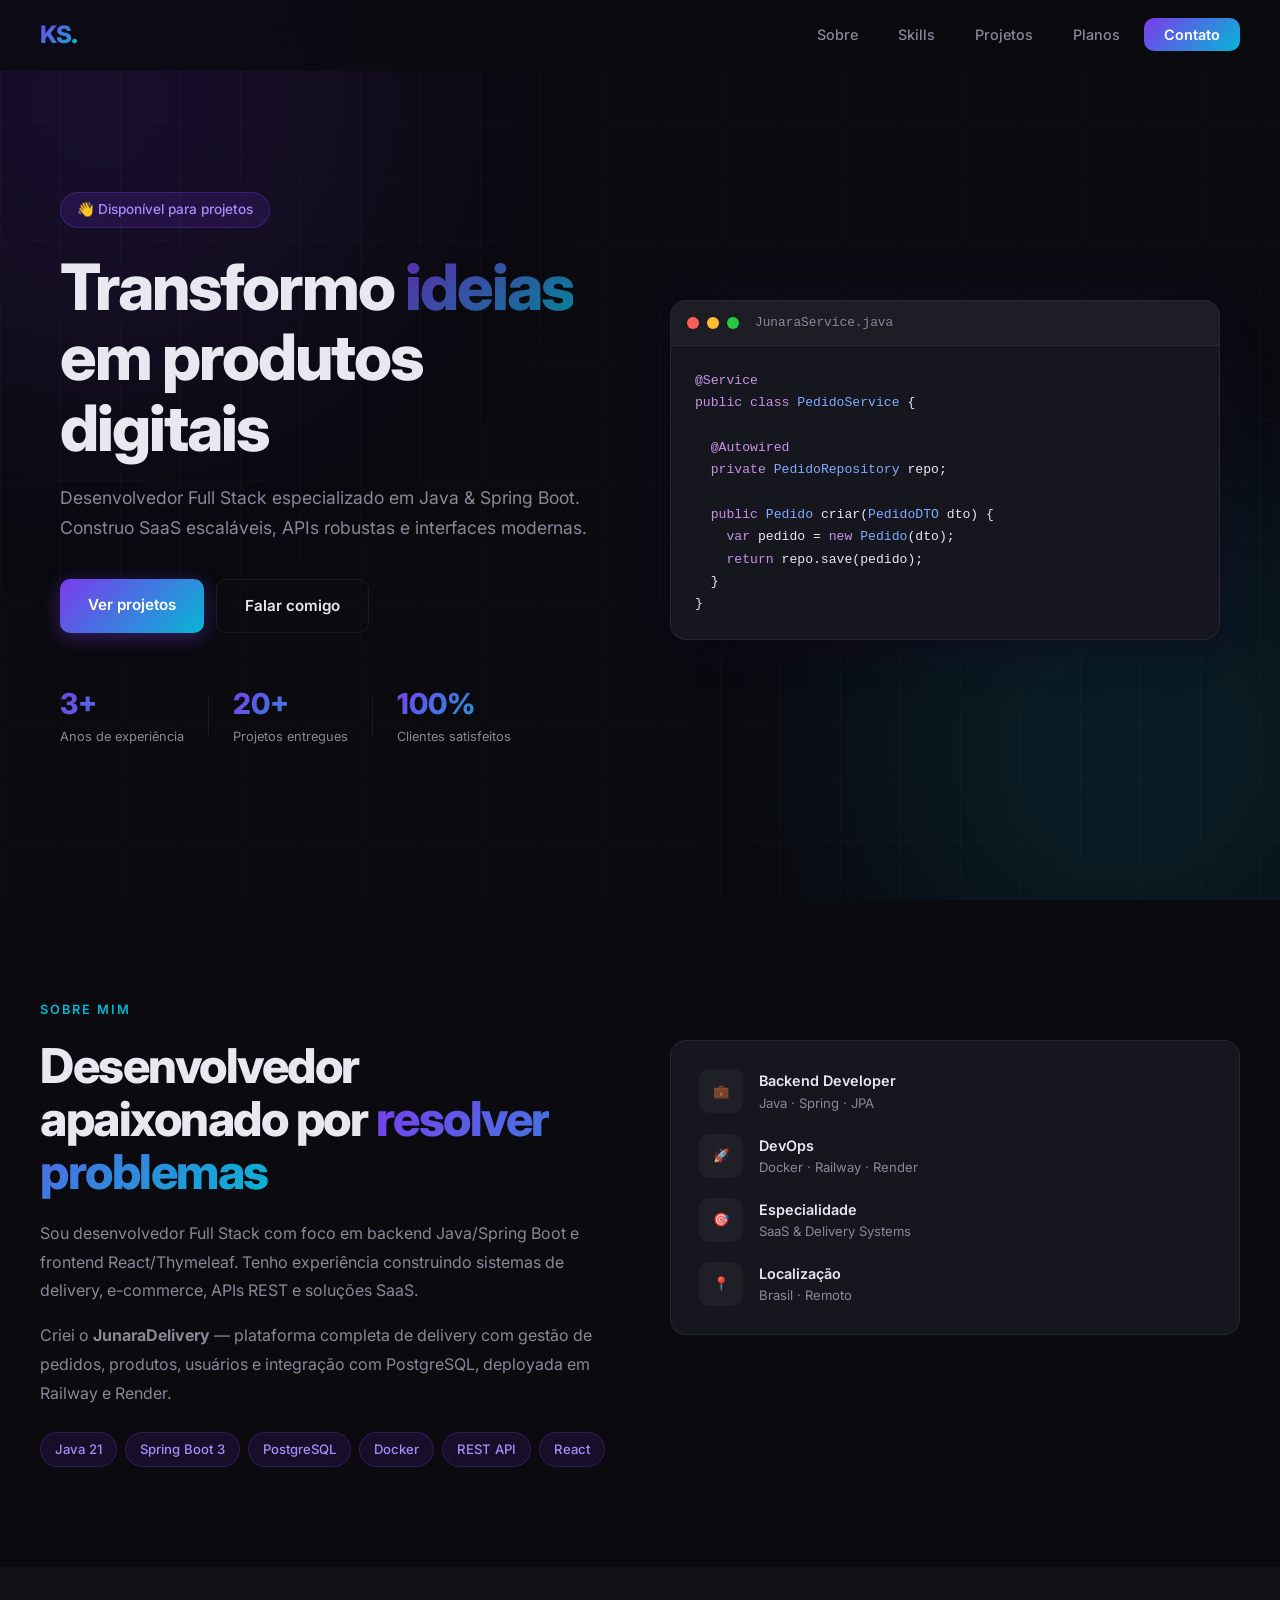
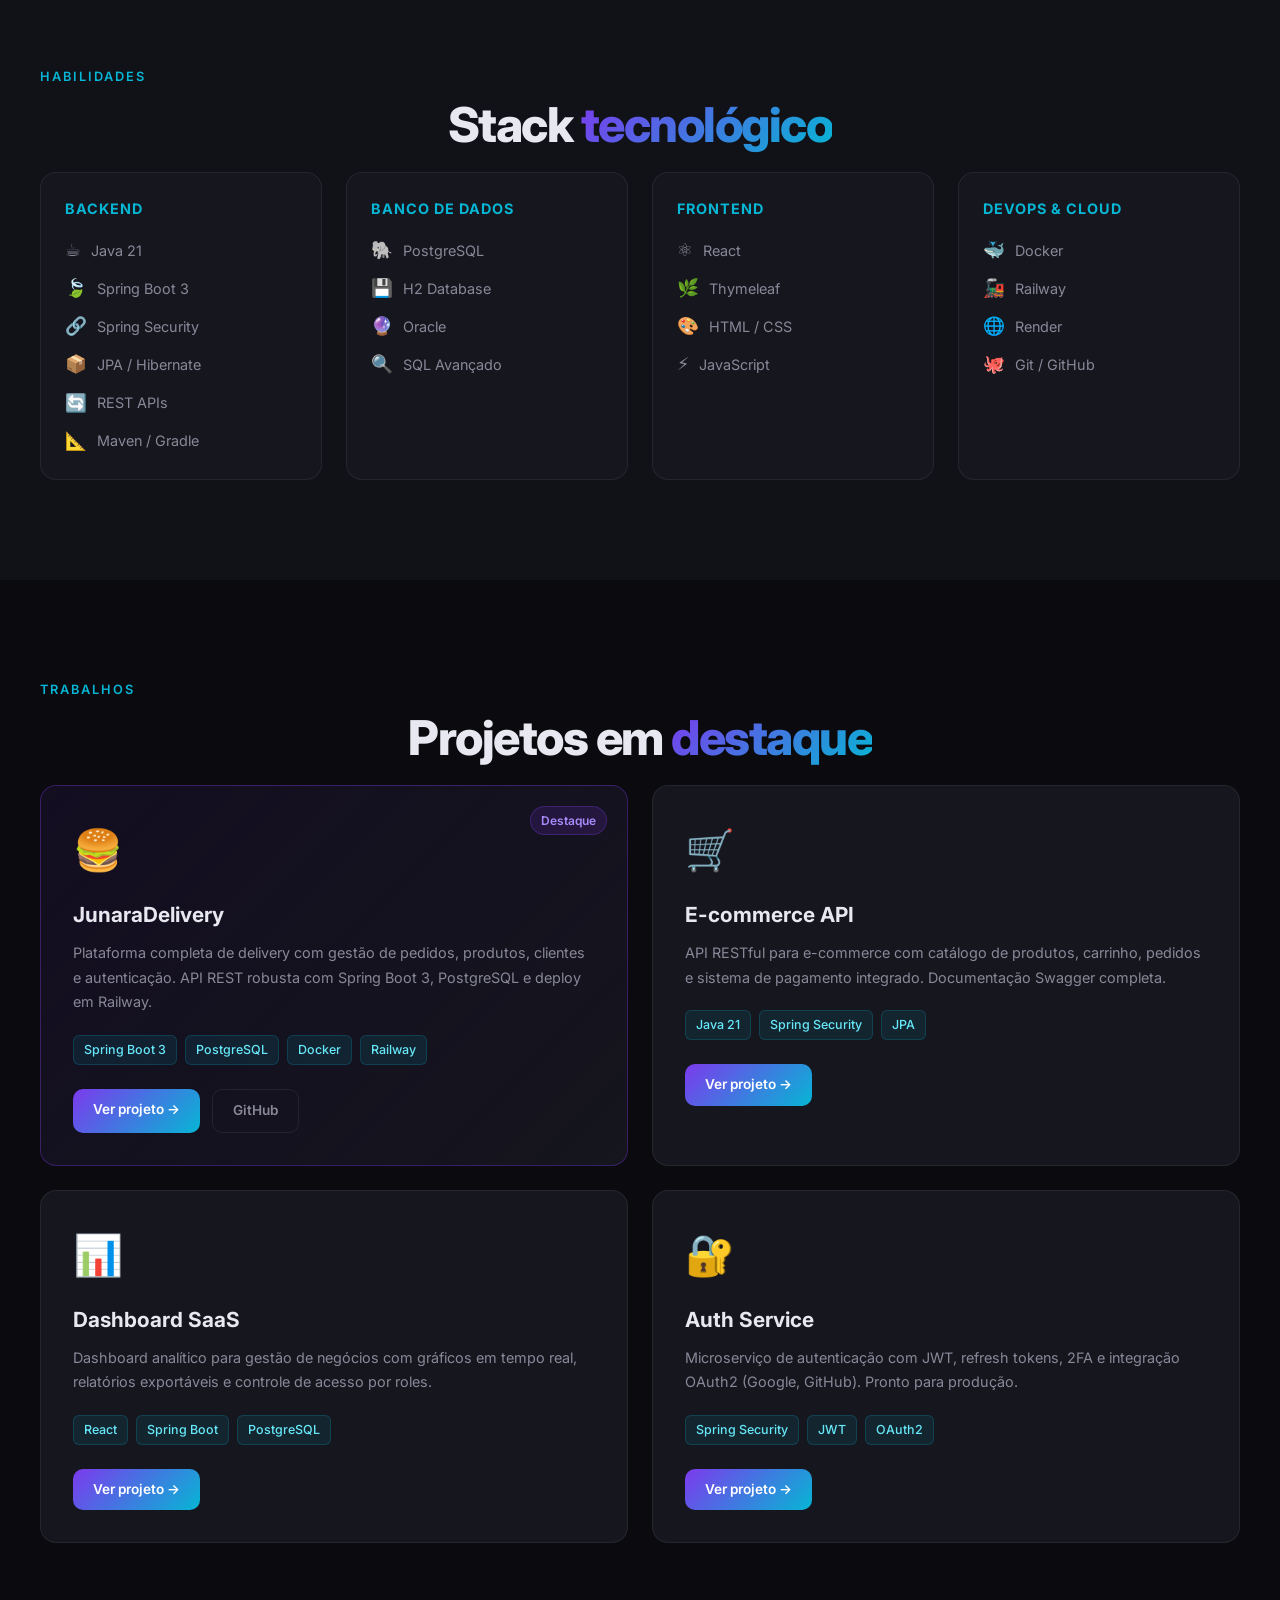
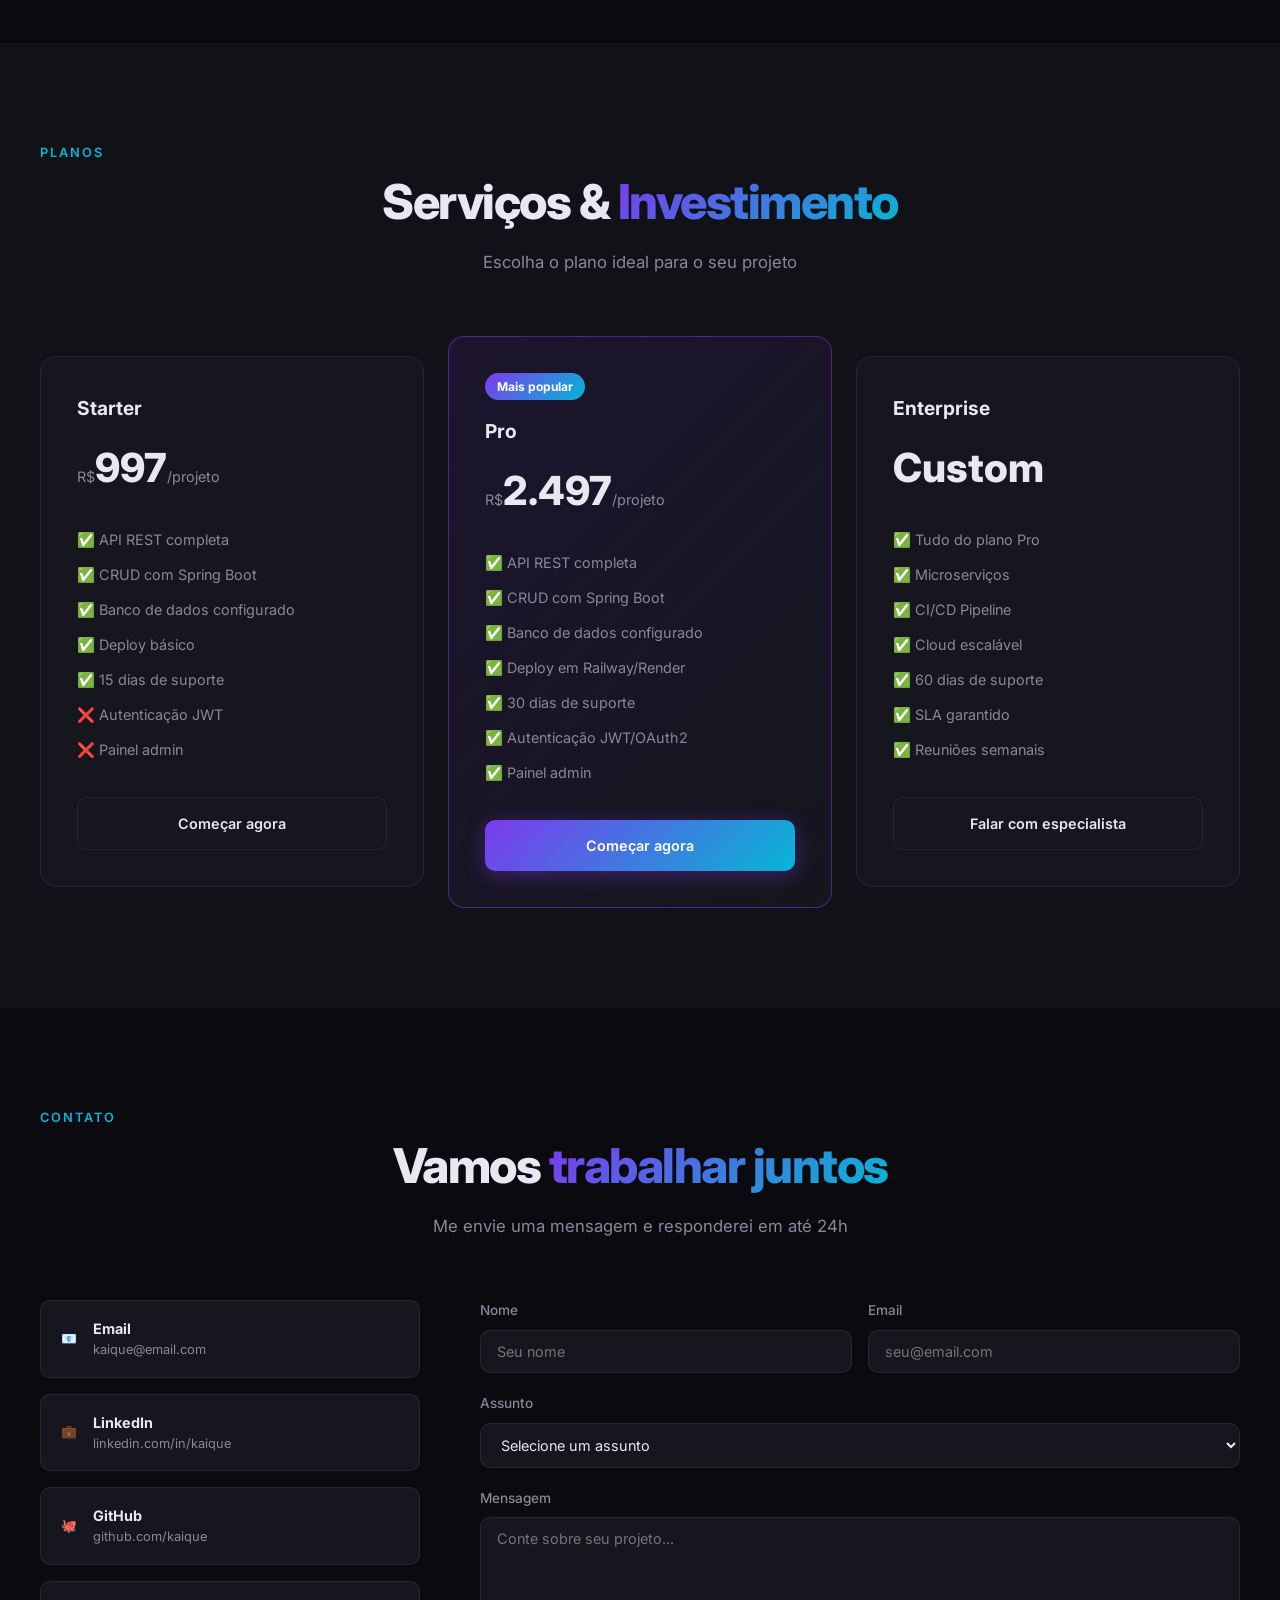
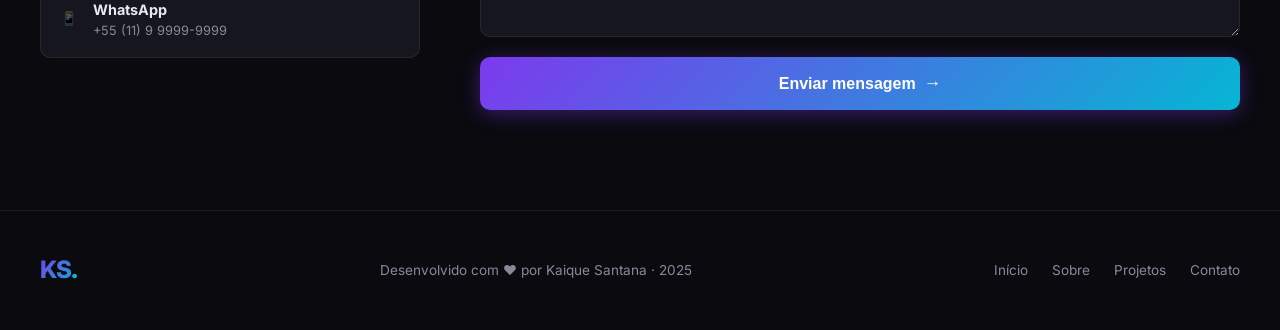
<file: index.html>
<!DOCTYPE html>
<html lang="pt-BR">
<head>
  <meta charset="UTF-8" />
  <meta name="viewport" content="width=device-width, initial-scale=1.0" />
  <title>Portfolio · Kaique Santana</title>
  <meta name="description" content="Desenvolvedor Full Stack especializado em Java, Spring Boot e soluções SaaS modernas." />
  <link rel="preconnect" href="https://fonts.googleapis.com" />
  <link href="https://fonts.googleapis.com/css2?family=Inter:wght@300;400;500;600;700;800&display=swap" rel="stylesheet" />
  <link rel="stylesheet" href="styles.css" />
</head>
<body>

  <!-- ───── NAVBAR ───── -->
  <nav class="navbar" id="navbar">
    <div class="nav-container">
      <a href="#hero" class="nav-logo">KS<span class="dot">.</span></a>
      <ul class="nav-links">
        <li><a href="#sobre">Sobre</a></li>
        <li><a href="#skills">Skills</a></li>
        <li><a href="#projetos">Projetos</a></li>
        <li><a href="#planos">Planos</a></li>
        <li><a href="#contato" class="btn-nav">Contato</a></li>
      </ul>
      <button class="hamburger" id="hamburger" aria-label="Menu">
        <span></span><span></span><span></span>
      </button>
    </div>
  </nav>

  <!-- ───── HERO ───── -->
  <section class="hero" id="hero">
    <div class="hero-bg">
      <div class="blob blob-1"></div>
      <div class="blob blob-2"></div>
      <div class="grid-lines"></div>
    </div>
    <div class="hero-content">
      <div class="badge">👋 Disponível para projetos</div>
      <h1 class="hero-title">
        Transformo <span class="gradient-text">ideias</span><br />
        em produtos digitais
      </h1>
      <p class="hero-sub">
        Desenvolvedor Full Stack especializado em Java &amp; Spring Boot.<br />
        Construo SaaS escaláveis, APIs robustas e interfaces modernas.
      </p>
      <div class="hero-actions">
        <a href="#projetos" class="btn-primary">Ver projetos</a>
        <a href="#contato" class="btn-ghost">Falar comigo</a>
      </div>
      <div class="hero-stats">
        <div class="stat"><strong>3+</strong><span>Anos de experiência</span></div>
        <div class="stat-divider"></div>
        <div class="stat"><strong>20+</strong><span>Projetos entregues</span></div>
        <div class="stat-divider"></div>
        <div class="stat"><strong>100%</strong><span>Clientes satisfeitos</span></div>
      </div>
    </div>
    <div class="hero-visual">
      <div class="code-card">
        <div class="code-header">
          <span class="dot red"></span><span class="dot yellow"></span><span class="dot green"></span>
          <span class="code-file">JunaraService.java</span>
        </div>
        <pre class="code-body"><code><span class="kw">@Service</span>
<span class="kw">public class</span> <span class="cls">PedidoService</span> {

  <span class="kw">@Autowired</span>
  <span class="kw">private</span> <span class="cls">PedidoRepository</span> repo;

  <span class="kw">public</span> <span class="cls">Pedido</span> criar(<span class="cls">PedidoDTO</span> dto) {
    <span class="kw">var</span> pedido = <span class="kw">new</span> <span class="cls">Pedido</span>(dto);
    <span class="kw">return</span> repo.save(pedido);
  }
}</code></pre>
      </div>
    </div>
  </section>

  <!-- ───── SOBRE ───── -->
  <section class="section" id="sobre">
    <div class="container">
      <div class="section-label">Sobre mim</div>
      <div class="sobre-grid">
        <div class="sobre-text">
          <h2 class="section-title">Desenvolvedor apaixonado por <span class="gradient-text">resolver problemas</span></h2>
          <p>Sou desenvolvedor Full Stack com foco em backend Java/Spring Boot e frontend React/Thymeleaf. Tenho experiência construindo sistemas de delivery, e-commerce, APIs REST e soluções SaaS.</p>
          <p>Criei o <strong>JunaraDelivery</strong> — plataforma completa de delivery com gestão de pedidos, produtos, usuários e integração com PostgreSQL, deployada em Railway e Render.</p>
          <div class="sobre-tags">
            <span class="tag">Java 21</span>
            <span class="tag">Spring Boot 3</span>
            <span class="tag">PostgreSQL</span>
            <span class="tag">Docker</span>
            <span class="tag">REST API</span>
            <span class="tag">React</span>
          </div>
        </div>
        <div class="sobre-card">
          <div class="info-row"><span class="info-icon">💼</span><div><strong>Backend Developer</strong><span>Java · Spring · JPA</span></div></div>
          <div class="info-row"><span class="info-icon">🚀</span><div><strong>DevOps</strong><span>Docker · Railway · Render</span></div></div>
          <div class="info-row"><span class="info-icon">🎯</span><div><strong>Especialidade</strong><span>SaaS &amp; Delivery Systems</span></div></div>
          <div class="info-row"><span class="info-icon">📍</span><div><strong>Localização</strong><span>Brasil · Remoto</span></div></div>
        </div>
      </div>
    </div>
  </section>

  <!-- ───── SKILLS ───── -->
  <section class="section section-dark" id="skills">
    <div class="container">
      <div class="section-label">Habilidades</div>
      <h2 class="section-title center">Stack <span class="gradient-text">tecnológico</span></h2>
      <div class="skills-grid">

        <div class="skill-category">
          <h3>Backend</h3>
          <div class="skill-list">
            <div class="skill-item"><span class="skill-icon">☕</span>Java 21</div>
            <div class="skill-item"><span class="skill-icon">🍃</span>Spring Boot 3</div>
            <div class="skill-item"><span class="skill-icon">🔗</span>Spring Security</div>
            <div class="skill-item"><span class="skill-icon">📦</span>JPA / Hibernate</div>
            <div class="skill-item"><span class="skill-icon">🔄</span>REST APIs</div>
            <div class="skill-item"><span class="skill-icon">📐</span>Maven / Gradle</div>
          </div>
        </div>

        <div class="skill-category">
          <h3>Banco de Dados</h3>
          <div class="skill-list">
            <div class="skill-item"><span class="skill-icon">🐘</span>PostgreSQL</div>
            <div class="skill-item"><span class="skill-icon">💾</span>H2 Database</div>
            <div class="skill-item"><span class="skill-icon">🔮</span>Oracle</div>
            <div class="skill-item"><span class="skill-icon">🔍</span>SQL Avançado</div>
          </div>
        </div>

        <div class="skill-category">
          <h3>Frontend</h3>
          <div class="skill-list">
            <div class="skill-item"><span class="skill-icon">⚛️</span>React</div>
            <div class="skill-item"><span class="skill-icon">🌿</span>Thymeleaf</div>
            <div class="skill-item"><span class="skill-icon">🎨</span>HTML / CSS</div>
            <div class="skill-item"><span class="skill-icon">⚡</span>JavaScript</div>
          </div>
        </div>

        <div class="skill-category">
          <h3>DevOps &amp; Cloud</h3>
          <div class="skill-list">
            <div class="skill-item"><span class="skill-icon">🐳</span>Docker</div>
            <div class="skill-item"><span class="skill-icon">🚂</span>Railway</div>
            <div class="skill-item"><span class="skill-icon">🌐</span>Render</div>
            <div class="skill-item"><span class="skill-icon">🐙</span>Git / GitHub</div>
          </div>
        </div>

      </div>
    </div>
  </section>

  <!-- ───── PROJETOS ───── -->
  <section class="section" id="projetos">
    <div class="container">
      <div class="section-label">Trabalhos</div>
      <h2 class="section-title center">Projetos em <span class="gradient-text">destaque</span></h2>
      <div class="projects-grid">

        <div class="project-card featured">
          <div class="project-tag">Destaque</div>
          <div class="project-icon">🍔</div>
          <h3>JunaraDelivery</h3>
          <p>Plataforma completa de delivery com gestão de pedidos, produtos, clientes e autenticação. API REST robusta com Spring Boot 3, PostgreSQL e deploy em Railway.</p>
          <div class="project-tech">
            <span>Spring Boot 3</span><span>PostgreSQL</span><span>Docker</span><span>Railway</span>
          </div>
          <div class="project-links">
            <a href="#" class="btn-project">Ver projeto →</a>
            <a href="#" class="btn-project-ghost">GitHub</a>
          </div>
        </div>

        <div class="project-card">
          <div class="project-icon">🛒</div>
          <h3>E-commerce API</h3>
          <p>API RESTful para e-commerce com catálogo de produtos, carrinho, pedidos e sistema de pagamento integrado. Documentação Swagger completa.</p>
          <div class="project-tech">
            <span>Java 21</span><span>Spring Security</span><span>JPA</span>
          </div>
          <div class="project-links">
            <a href="#" class="btn-project">Ver projeto →</a>
          </div>
        </div>

        <div class="project-card">
          <div class="project-icon">📊</div>
          <h3>Dashboard SaaS</h3>
          <p>Dashboard analítico para gestão de negócios com gráficos em tempo real, relatórios exportáveis e controle de acesso por roles.</p>
          <div class="project-tech">
            <span>React</span><span>Spring Boot</span><span>PostgreSQL</span>
          </div>
          <div class="project-links">
            <a href="#" class="btn-project">Ver projeto →</a>
          </div>
        </div>

        <div class="project-card">
          <div class="project-icon">🔐</div>
          <h3>Auth Service</h3>
          <p>Microserviço de autenticação com JWT, refresh tokens, 2FA e integração OAuth2 (Google, GitHub). Pronto para produção.</p>
          <div class="project-tech">
            <span>Spring Security</span><span>JWT</span><span>OAuth2</span>
          </div>
          <div class="project-links">
            <a href="#" class="btn-project">Ver projeto →</a>
          </div>
        </div>

      </div>
    </div>
  </section>

  <!-- ───── PLANOS (SaaS) ───── -->
  <section class="section section-dark" id="planos">
    <div class="container">
      <div class="section-label">Planos</div>
      <h2 class="section-title center">Serviços &amp; <span class="gradient-text">Investimento</span></h2>
      <p class="section-sub center">Escolha o plano ideal para o seu projeto</p>
      <div class="plans-grid">

        <div class="plan-card">
          <div class="plan-name">Starter</div>
          <div class="plan-price">R$<strong>997</strong><span>/projeto</span></div>
          <ul class="plan-features">
            <li>✅ API REST completa</li>
            <li>✅ CRUD com Spring Boot</li>
            <li>✅ Banco de dados configurado</li>
            <li>✅ Deploy básico</li>
            <li>✅ 15 dias de suporte</li>
            <li>❌ Autenticação JWT</li>
            <li>❌ Painel admin</li>
          </ul>
          <a href="#contato" class="btn-plan">Começar agora</a>
        </div>

        <div class="plan-card popular">
          <div class="plan-badge">Mais popular</div>
          <div class="plan-name">Pro</div>
          <div class="plan-price">R$<strong>2.497</strong><span>/projeto</span></div>
          <ul class="plan-features">
            <li>✅ API REST completa</li>
            <li>✅ CRUD com Spring Boot</li>
            <li>✅ Banco de dados configurado</li>
            <li>✅ Deploy em Railway/Render</li>
            <li>✅ 30 dias de suporte</li>
            <li>✅ Autenticação JWT/OAuth2</li>
            <li>✅ Painel admin</li>
          </ul>
          <a href="#contato" class="btn-plan-primary">Começar agora</a>
        </div>

        <div class="plan-card">
          <div class="plan-name">Enterprise</div>
          <div class="plan-price"><strong>Custom</strong></div>
          <ul class="plan-features">
            <li>✅ Tudo do plano Pro</li>
            <li>✅ Microserviços</li>
            <li>✅ CI/CD Pipeline</li>
            <li>✅ Cloud escalável</li>
            <li>✅ 60 dias de suporte</li>
            <li>✅ SLA garantido</li>
            <li>✅ Reuniões semanais</li>
          </ul>
          <a href="#contato" class="btn-plan">Falar com especialista</a>
        </div>

      </div>
    </div>
  </section>

  <!-- ───── CONTATO ───── -->
  <section class="section" id="contato">
    <div class="container">
      <div class="section-label">Contato</div>
      <h2 class="section-title center">Vamos <span class="gradient-text">trabalhar juntos</span></h2>
      <p class="section-sub center">Me envie uma mensagem e responderei em até 24h</p>
      <div class="contact-grid">

        <div class="contact-info">
          <a href="mailto:kaique@email.com" class="contact-link">
            <span class="contact-icon">📧</span>
            <div><strong>Email</strong><span>kaique@email.com</span></div>
          </a>
          <a href="https://linkedin.com/in/kaique" target="_blank" rel="noopener" class="contact-link">
            <span class="contact-icon">💼</span>
            <div><strong>LinkedIn</strong><span>linkedin.com/in/kaique</span></div>
          </a>
          <a href="https://github.com/kaique" target="_blank" rel="noopener" class="contact-link">
            <span class="contact-icon">🐙</span>
            <div><strong>GitHub</strong><span>github.com/kaique</span></div>
          </a>
          <a href="https://wa.me/5511999999999" target="_blank" rel="noopener" class="contact-link">
            <span class="contact-icon">📱</span>
            <div><strong>WhatsApp</strong><span>+55 (11) 9 9999-9999</span></div>
          </a>
        </div>

        <form class="contact-form" id="contactForm" novalidate>
          <div class="form-row">
            <div class="form-group">
              <label for="nome">Nome</label>
              <input type="text" id="nome" name="nome" placeholder="Seu nome" required />
            </div>
            <div class="form-group">
              <label for="email">Email</label>
              <input type="email" id="email" name="email" placeholder="seu@email.com" required />
            </div>
          </div>
          <div class="form-group">
            <label for="assunto">Assunto</label>
            <select id="assunto" name="assunto">
              <option value="">Selecione um assunto</option>
              <option value="projeto">Novo projeto</option>
              <option value="consultoria">Consultoria</option>
              <option value="emprego">Oportunidade de emprego</option>
              <option value="outro">Outro</option>
            </select>
          </div>
          <div class="form-group">
            <label for="mensagem">Mensagem</label>
            <textarea id="mensagem" name="mensagem" rows="5" placeholder="Conte sobre seu projeto..." required></textarea>
          </div>
          <button type="submit" class="btn-submit" id="submitBtn">
            <span>Enviar mensagem</span>
            <span class="btn-arrow">→</span>
          </button>
          <div class="form-success" id="formSuccess">✅ Mensagem enviada! Responderei em breve.</div>
        </form>

      </div>
    </div>
  </section>

  <!-- ───── FOOTER ───── -->
  <footer class="footer">
    <div class="container">
      <div class="footer-content">
        <div class="nav-logo">KS<span class="dot">.</span></div>
        <p>Desenvolvido com ❤️ por Kaique Santana · 2025</p>
        <div class="footer-links">
          <a href="#hero">Início</a>
          <a href="#sobre">Sobre</a>
          <a href="#projetos">Projetos</a>
          <a href="#contato">Contato</a>
        </div>
      </div>
    </div>
  </footer>

  <script src="script.js"></script>
</body>
</html>
</file>
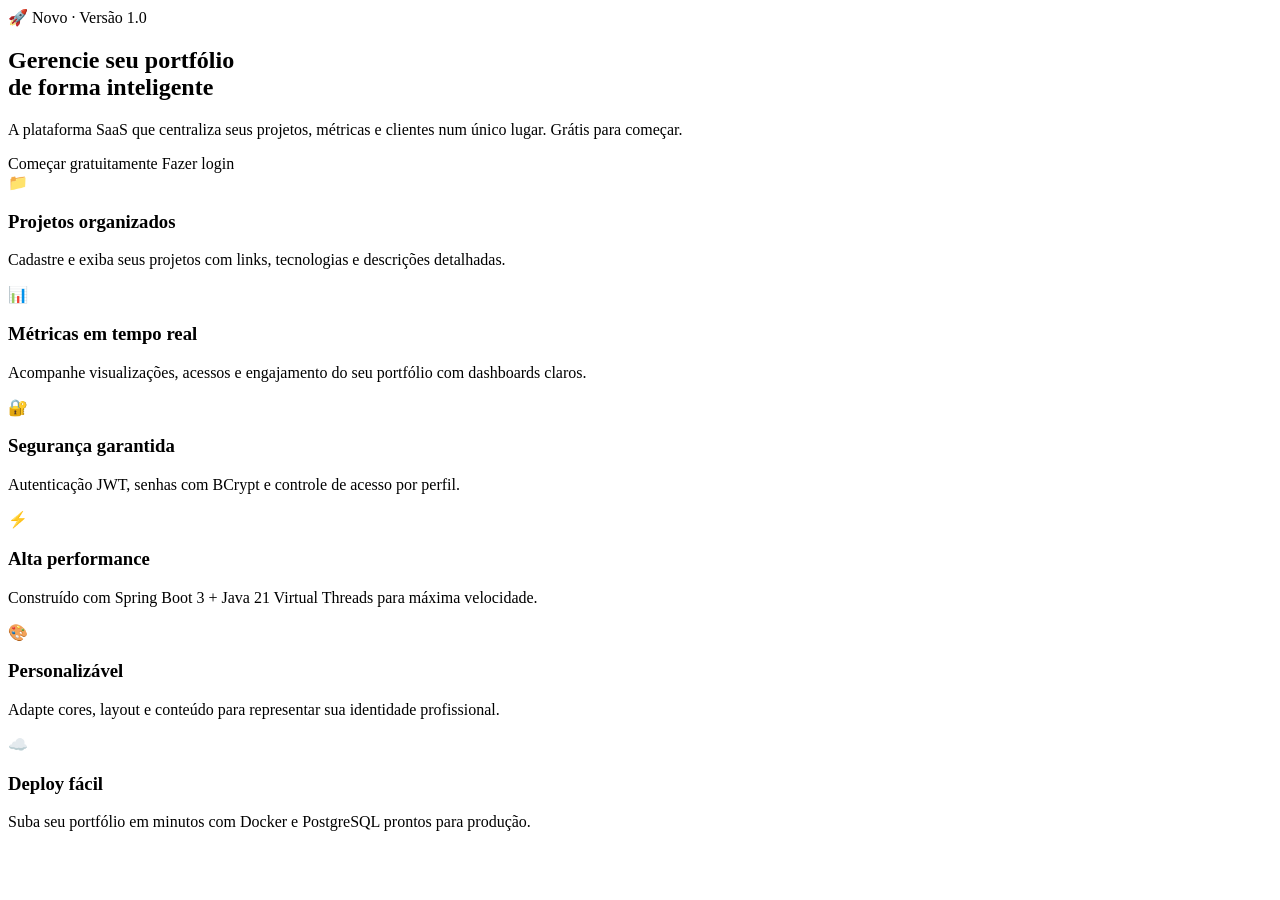
<file: backend/src/main/resources/templates/index.html>
<!DOCTYPE html>
<html lang="pt-BR"
      xmlns:th="http://www.thymeleaf.org"
      xmlns:sec="http://www.thymeleaf.org/extras/spring-security">
<head th:replace="~{fragments/layout :: head('Home')}"></head>
<body>

<nav th:replace="~{fragments/layout :: navbar}"></nav>

<main>
    <!-- Hero -->
    <section>
        <div class="hero">
            <span class="hero-badge">🚀 Novo · Versão 1.0</span>
            <h1>Gerencie seu portfólio<br/><span>de forma inteligente</span></h1>
            <p>A plataforma SaaS que centraliza seus projetos, métricas e clientes num único lugar. Grátis para começar.</p>
            <div class="hero-actions">
                <a th:href="@{/register}" class="btn btn-primary btn-lg">Começar gratuitamente</a>
                <a th:href="@{/login}"    class="btn btn-ghost btn-lg">Fazer login</a>
            </div>
        </div>
    </section>

    <!-- Features -->
    <section>
        <div class="features">
            <div class="feature-card">
                <div class="feature-icon">📁</div>
                <h3>Projetos organizados</h3>
                <p>Cadastre e exiba seus projetos com links, tecnologias e descrições detalhadas.</p>
            </div>
            <div class="feature-card">
                <div class="feature-icon">📊</div>
                <h3>Métricas em tempo real</h3>
                <p>Acompanhe visualizações, acessos e engajamento do seu portfólio com dashboards claros.</p>
            </div>
            <div class="feature-card">
                <div class="feature-icon">🔐</div>
                <h3>Segurança garantida</h3>
                <p>Autenticação JWT, senhas com BCrypt e controle de acesso por perfil.</p>
            </div>
            <div class="feature-card">
                <div class="feature-icon">⚡</div>
                <h3>Alta performance</h3>
                <p>Construído com Spring Boot 3 + Java 21 Virtual Threads para máxima velocidade.</p>
            </div>
            <div class="feature-card">
                <div class="feature-icon">🎨</div>
                <h3>Personalizável</h3>
                <p>Adapte cores, layout e conteúdo para representar sua identidade profissional.</p>
            </div>
            <div class="feature-card">
                <div class="feature-icon">☁️</div>
                <h3>Deploy fácil</h3>
                <p>Suba seu portfólio em minutos com Docker e PostgreSQL prontos para produção.</p>
            </div>
        </div>
    </section>
</main>

<footer th:replace="~{fragments/layout :: footer}"></footer>

</body>
</html>
</file>
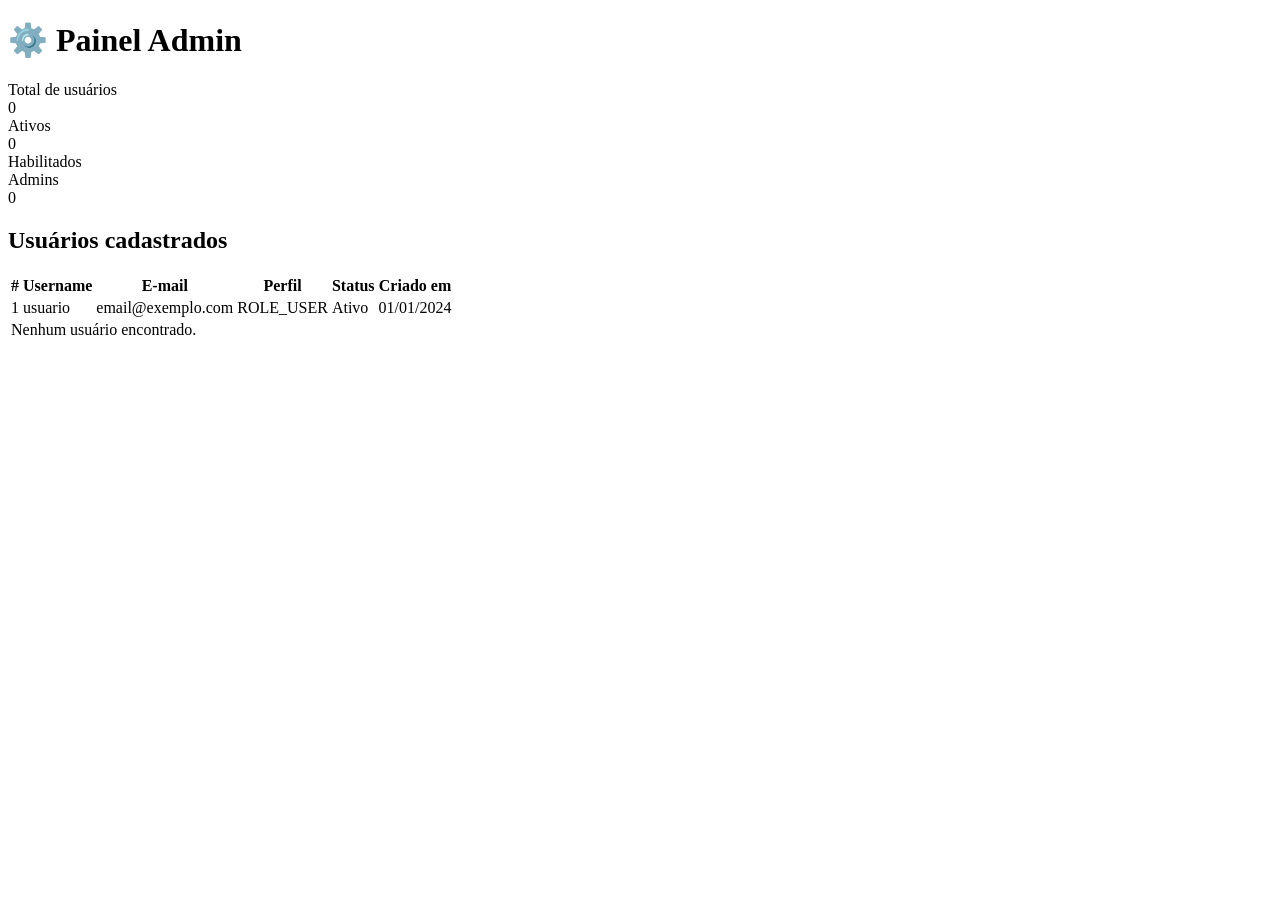
<file: backend/src/main/resources/templates/admin/index.html>
<!DOCTYPE html>
<html lang="pt-BR"
      xmlns:th="http://www.thymeleaf.org"
      xmlns:sec="http://www.thymeleaf.org/extras/spring-security">
<head th:replace="~{fragments/layout :: head('Admin')}"></head>
<body>

<nav th:replace="~{fragments/layout :: navbar}"></nav>

<main class="page-wrapper">
    <h1 class="page-title">⚙️ Painel Admin</h1>

    <div th:replace="~{fragments/layout :: flash}"></div>

    <!-- Stats gerais -->
    <div class="stats-grid mb-2">
        <div class="stat-card">
            <div class="stat-label">Total de usuários</div>
            <div class="stat-value" th:text="${totalUsers}">0</div>
        </div>
        <div class="stat-card">
            <div class="stat-label">Ativos</div>
            <div class="stat-value" th:text="${activeUsers}">0</div>
            <div class="stat-sub">Habilitados</div>
        </div>
        <div class="stat-card">
            <div class="stat-label">Admins</div>
            <div class="stat-value" th:text="${adminCount}">0</div>
        </div>
    </div>

    <!-- Tabela de usuários -->
    <div class="card">
        <div class="card-header">
            <h2>Usuários cadastrados</h2>
        </div>
        <div class="table-wrapper">
            <table>
                <thead>
                    <tr>
                        <th>#</th>
                        <th>Username</th>
                        <th>E-mail</th>
                        <th>Perfil</th>
                        <th>Status</th>
                        <th>Criado em</th>
                    </tr>
                </thead>
                <tbody>
                    <tr th:each="user : ${users}">
                        <td th:text="${user.id}">1</td>
                        <td th:text="${user.username}">usuario</td>
                        <td th:text="${user.email}">email@exemplo.com</td>
                        <td>
                            <span class="badge"
                                  th:classappend="${user.role.name() == 'ROLE_ADMIN'} ? 'badge-yellow' : 'badge-purple'"
                                  th:text="${user.role.name()}">ROLE_USER</span>
                        </td>
                        <td>
                            <span class="badge"
                                  th:classappend="${user.enabled} ? 'badge-green' : 'badge-red'"
                                  th:text="${user.enabled} ? 'Ativo' : 'Inativo'">Ativo</span>
                        </td>
                        <td th:text="${#temporals.format(user.createdAt, 'dd/MM/yyyy')}">01/01/2024</td>
                    </tr>
                    <tr th:if="${#lists.isEmpty(users)}">
                        <td colspan="6" class="text-muted text-right">Nenhum usuário encontrado.</td>
                    </tr>
                </tbody>
            </table>
        </div>
    </div>
</main>

<footer th:replace="~{fragments/layout :: footer}"></footer>

</body>
</html>
</file>
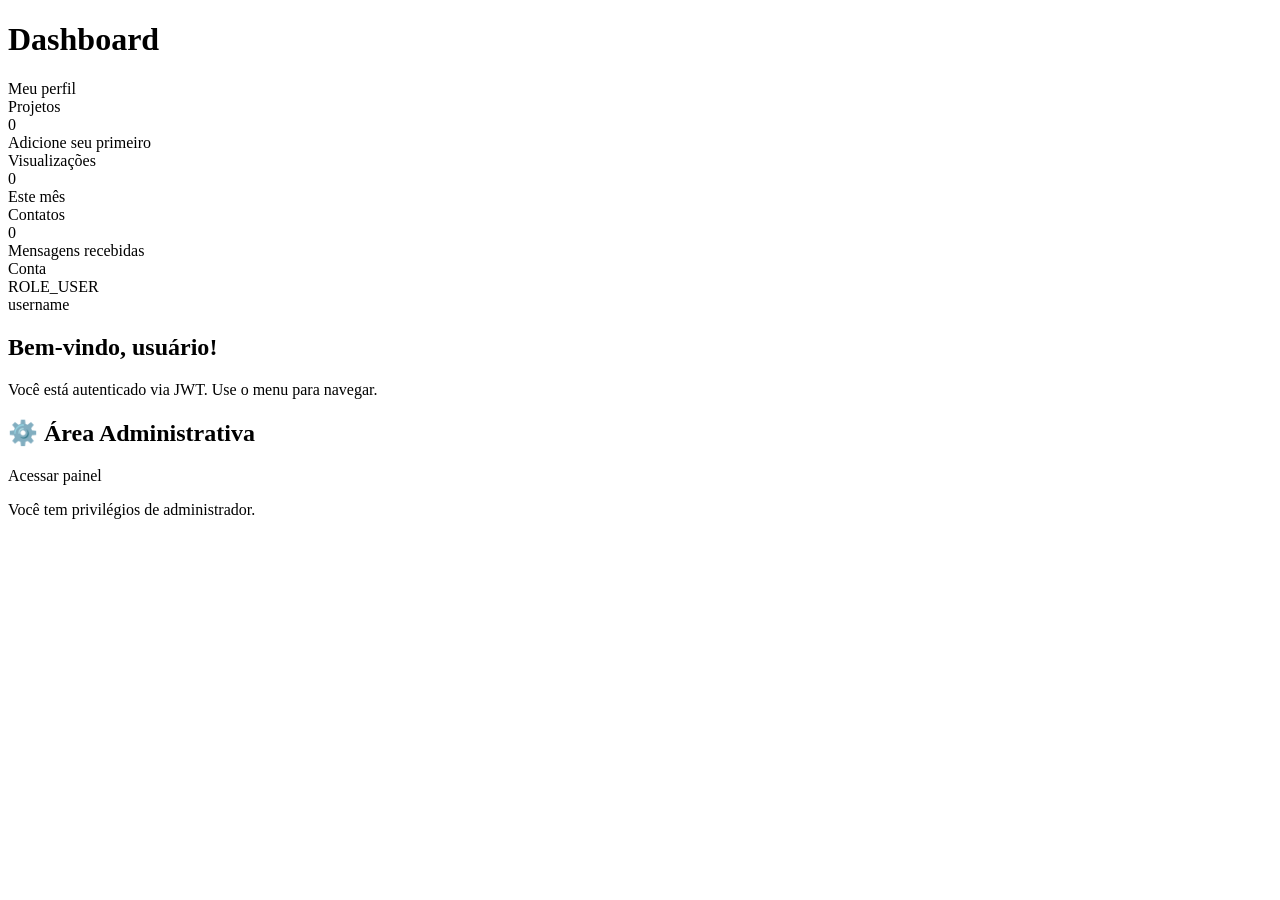
<file: backend/src/main/resources/templates/dashboard.html>
<!DOCTYPE html>
<html lang="pt-BR"
      xmlns:th="http://www.thymeleaf.org"
      xmlns:sec="http://www.thymeleaf.org/extras/spring-security">
<head th:replace="~{fragments/layout :: head('Dashboard')}"></head>
<body>

<nav th:replace="~{fragments/layout :: navbar}"></nav>

<main class="page-wrapper">
    <div class="flex-between mb-2">
        <h1 class="page-title">Dashboard</h1>
        <a th:href="@{/profile}" class="btn btn-ghost btn-sm">Meu perfil</a>
    </div>

    <div th:replace="~{fragments/layout :: flash}"></div>

    <!-- Stats -->
    <div class="stats-grid">
        <div class="stat-card">
            <div class="stat-label">Projetos</div>
            <div class="stat-value">0</div>
            <div class="stat-sub">Adicione seu primeiro</div>
        </div>
        <div class="stat-card">
            <div class="stat-label">Visualizações</div>
            <div class="stat-value">0</div>
            <div class="stat-sub">Este mês</div>
        </div>
        <div class="stat-card">
            <div class="stat-label">Contatos</div>
            <div class="stat-value">0</div>
            <div class="stat-sub">Mensagens recebidas</div>
        </div>
        <div class="stat-card">
            <div class="stat-label">Conta</div>
            <div class="stat-value">
                <span class="badge badge-purple"
                      th:text="${#authentication.authorities.iterator().next().authority}">ROLE_USER</span>
            </div>
            <div class="stat-sub" th:text="${username}">username</div>
        </div>
    </div>

    <!-- Boas-vindas -->
    <div class="card mb-2">
        <div class="card-header">
            <h2>Bem-vindo, <span th:text="${username}">usuário</span>!</h2>
        </div>
        <p class="text-muted">Você está autenticado via JWT. Use o menu para navegar.</p>
    </div>

    <!-- Painel admin -->
    <div class="card" sec:authorize="hasAuthority('ROLE_ADMIN')">
        <div class="card-header">
            <h2>⚙️ Área Administrativa</h2>
            <a th:href="@{/admin}" class="btn btn-primary btn-sm">Acessar painel</a>
        </div>
        <p class="text-muted">Você tem privilégios de administrador.</p>
    </div>
</main>

<footer th:replace="~{fragments/layout :: footer}"></footer>

</body>
</html>
</file>
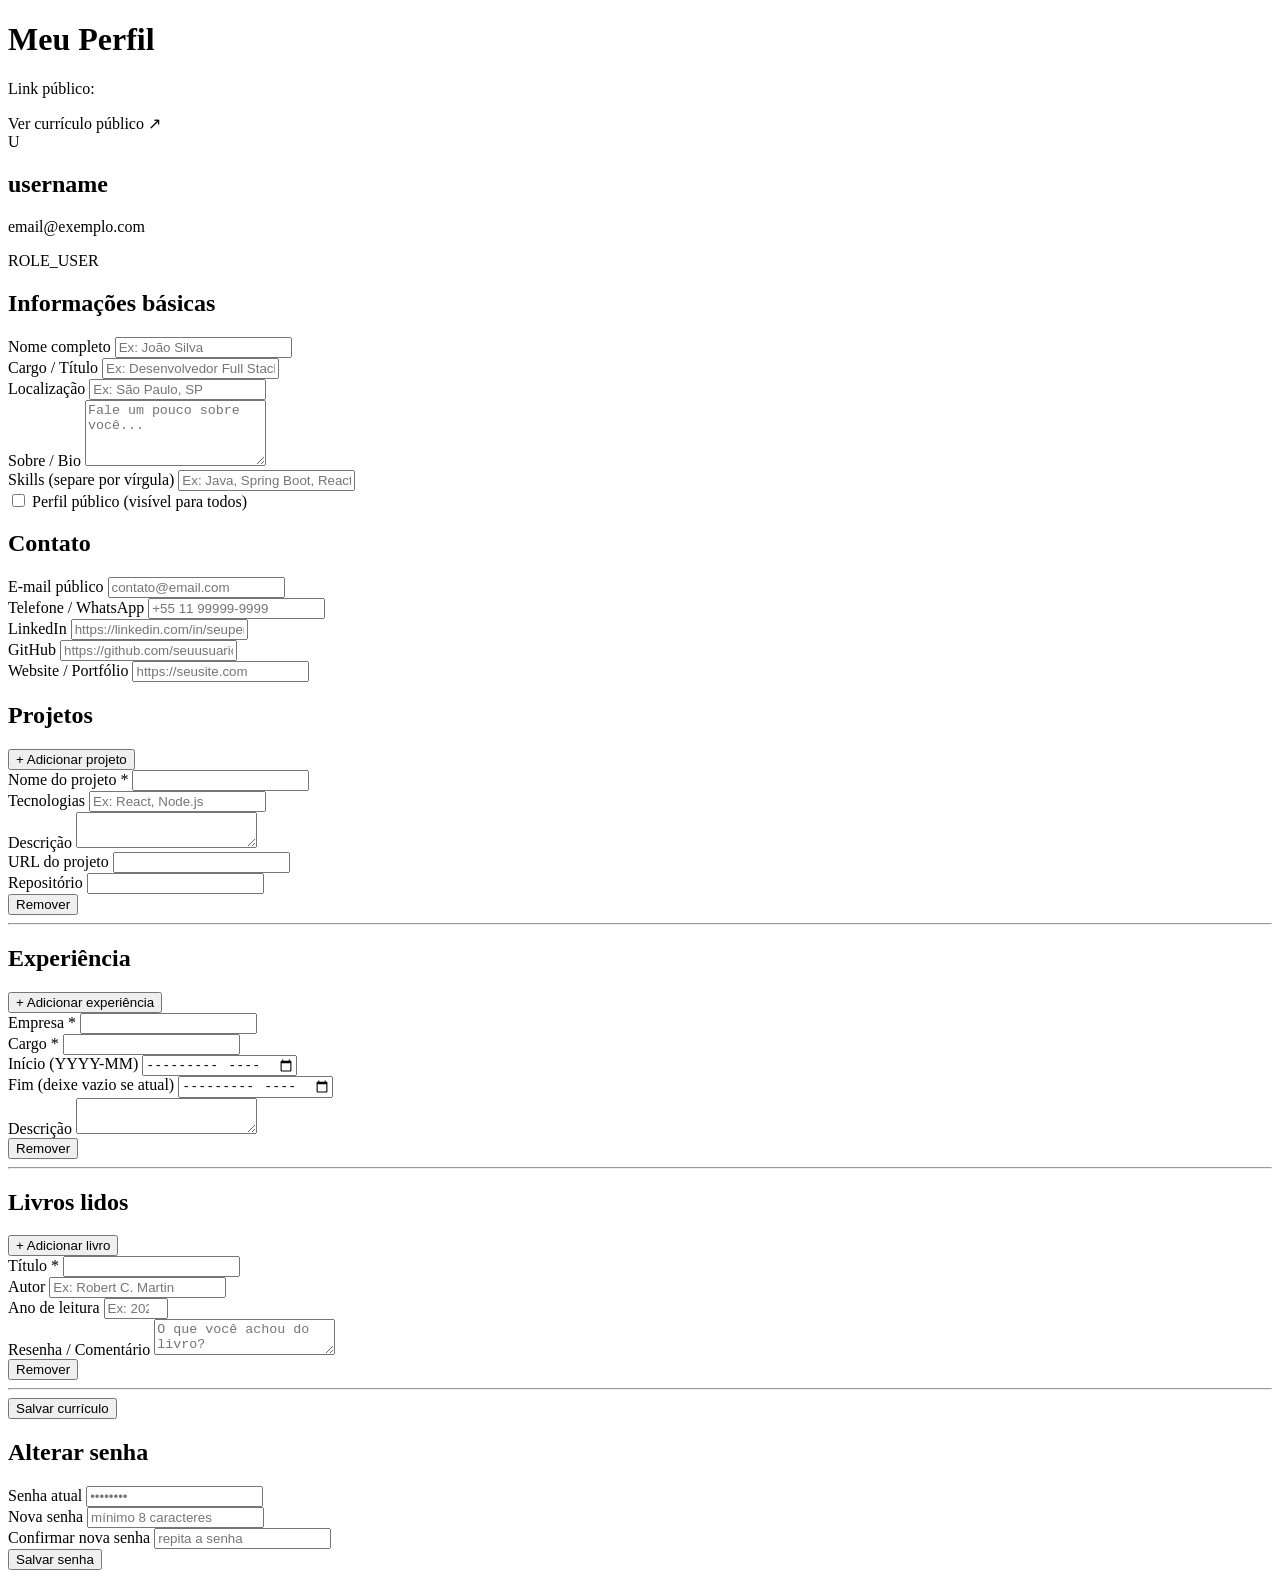
<file: backend/src/main/resources/templates/profile.html>
<!DOCTYPE html>
<html lang="pt-BR"
      xmlns:th="http://www.thymeleaf.org"
      xmlns:sec="http://www.thymeleaf.org/extras/spring-security">
<head th:replace="~{fragments/layout :: head('Meu Perfil')}"></head>
<body>

<nav th:replace="~{fragments/layout :: navbar}"></nav>

<main class="page-wrapper">
    <div class="profile-page-header">
        <div>
            <h1 class="page-title">Meu Perfil</h1>
            <p class="text-muted" th:if="${profile.fullName != null and !#strings.isEmpty(profile.fullName)}">
                Link público:
                <a class="link-primary" th:href="@{'/u/' + ${username}}"
                   th:text="|solibriprofile.com/u/${username}|" target="_blank"></a>
            </p>
        </div>
        <a th:href="@{'/u/' + ${username}}" class="btn btn-ghost btn-sm" target="_blank">
            Ver currículo público ↗
        </a>
    </div>

    <div th:replace="~{fragments/layout :: flash}"></div>

    <!-- ── Dados da conta ─────────────────────────────────── -->
    <div class="card mb-2">
        <div class="profile-header">
            <div class="profile-avatar"
                 th:text="${username != null and !#strings.isEmpty(username) ? #strings.substring(username, 0, 1).toUpperCase() : 'U'}">U</div>
            <div class="profile-info">
                <h2 th:text="${username}">username</h2>
                <p th:text="${email}">email@exemplo.com</p>
                <span class="badge badge-purple mt-1" th:text="${role}">ROLE_USER</span>
            </div>
        </div>
    </div>

    <!-- ── Formulário do currículo ────────────────────────── -->
    <form th:action="@{/profile/save}" method="post" id="profileForm">

        <!-- Informações básicas -->
        <div class="card mb-2">
            <div class="card-header"><h2>Informações básicas</h2></div>

            <div class="form-row">
                <div class="form-group">
                    <label class="form-label" for="fullName">Nome completo</label>
                    <input id="fullName" class="form-input" type="text" name="fullName"
                           th:value="${profile.fullName}" placeholder="Ex: João Silva"/>
                </div>
                <div class="form-group">
                    <label class="form-label" for="jobTitle">Cargo / Título</label>
                    <input id="jobTitle" class="form-input" type="text" name="jobTitle"
                           th:value="${profile.jobTitle}" placeholder="Ex: Desenvolvedor Full Stack"/>
                </div>
            </div>
            <div class="form-group">
                <label class="form-label" for="location">Localização</label>
                <input id="location" class="form-input" type="text" name="location"
                       th:value="${profile.location}" placeholder="Ex: São Paulo, SP"/>
            </div>

            <div class="form-group">
                <label class="form-label" for="bio">Sobre / Bio</label>
                <textarea id="bio" class="form-input form-textarea" name="bio" rows="4"
                          placeholder="Fale um pouco sobre você..." th:text="${profile.bio}"></textarea>
            </div>

            <div class="form-group">
                <label class="form-label" for="skills">
                    Skills <span class="text-muted">(separe por vírgula)</span>
                </label>
                <input id="skills" class="form-input" type="text" name="skills"
                       th:value="${profile.skills}"
                       placeholder="Ex: Java, Spring Boot, React, Docker"/>
            </div>

            <div class="form-check mt-1">
                <input type="checkbox" id="publicVisible" name="publicVisible" value="true"
                       th:checked="${profile.publicVisible}"/>
                <label for="publicVisible" class="form-label">Perfil público (visível para todos)</label>
            </div>
        </div>

        <!-- Contato -->
        <div class="card mb-2">
            <div class="card-header"><h2>Contato</h2></div>
            <div class="form-row">
                <div class="form-group">
                    <label class="form-label" for="contactEmail">E-mail público</label>
                    <input id="contactEmail" class="form-input" type="email" name="contactEmail"
                           th:value="${profile.contactEmail}" placeholder="contato@email.com"/>
                </div>
                <div class="form-group">
                    <label class="form-label" for="contactPhone">Telefone / WhatsApp</label>
                    <input id="contactPhone" class="form-input" type="text" name="contactPhone"
                           th:value="${profile.contactPhone}" placeholder="+55 11 99999-9999"/>
                </div>
            </div>
            <div class="form-row">
                <div class="form-group">
                    <label class="form-label" for="contactLinkedin">LinkedIn</label>
                    <input id="contactLinkedin" class="form-input" type="url" name="contactLinkedin"
                           th:value="${profile.contactLinkedin}"
                           placeholder="https://linkedin.com/in/seuperfil"/>
                </div>
                <div class="form-group">
                    <label class="form-label" for="contactGithub">GitHub</label>
                    <input id="contactGithub" class="form-input" type="url" name="contactGithub"
                           th:value="${profile.contactGithub}"
                           placeholder="https://github.com/seuusuario"/>
                </div>
            </div>
            <div class="form-group">
                <label class="form-label" for="contactWebsite">Website / Portfólio</label>
                <input id="contactWebsite" class="form-input" type="url" name="contactWebsite"
                       th:value="${profile.contactWebsite}" placeholder="https://seusite.com"/>
            </div>
        </div>

        <!-- Projetos -->
        <div class="card mb-2">
            <div class="card-header">
                <h2>Projetos</h2>
                <button type="button" class="btn btn-ghost btn-sm" id="addProject">+ Adicionar projeto</button>
            </div>
            <div id="projectsList">
                <div class="project-item" th:each="proj : ${profile.projects}">
                    <input type="hidden" name="proj_id" th:value="${proj.id}"/>
                    <div class="form-row">
                        <div class="form-group">
                            <label class="form-label">Nome do projeto *</label>
                            <input class="form-input" type="text" name="proj_name"
                                   th:value="${proj.name}" required/>
                        </div>
                        <div class="form-group">
                            <label class="form-label">Tecnologias</label>
                            <input class="form-input" type="text" name="proj_tech"
                                   th:value="${proj.technologies}" placeholder="Ex: React, Node.js"/>
                        </div>
                    </div>
                    <div class="form-group">
                        <label class="form-label">Descrição</label>
                        <textarea class="form-input form-textarea" name="proj_desc"
                                  rows="2" th:text="${proj.description}"></textarea>
                    </div>
                    <div class="form-row">
                        <div class="form-group">
                            <label class="form-label">URL do projeto</label>
                            <input class="form-input" type="url" name="proj_url" th:value="${proj.url}"/>
                        </div>
                        <div class="form-group">
                            <label class="form-label">Repositório</label>
                            <input class="form-input" type="url" name="proj_repo" th:value="${proj.repoUrl}"/>
                        </div>
                    </div>
                    <button type="button" class="btn btn-danger btn-sm mt-1 remove-item">Remover</button>
                    <hr class="divider"/>
                </div>
            </div>
        </div>

        <!-- Experiência -->
        <div class="card mb-2">
            <div class="card-header">
                <h2>Experiência</h2>
                <button type="button" class="btn btn-ghost btn-sm" id="addExperience">+ Adicionar experiência</button>
            </div>
            <div id="experiencesList">
                <div class="exp-item" th:each="exp : ${profile.experiences}">
                    <input type="hidden" name="exp_id" th:value="${exp.id}"/>
                    <div class="form-row">
                        <div class="form-group">
                            <label class="form-label">Empresa *</label>
                            <input class="form-input" type="text" name="exp_company"
                                   th:value="${exp.company}" required/>
                        </div>
                        <div class="form-group">
                            <label class="form-label">Cargo *</label>
                            <input class="form-input" type="text" name="exp_role"
                                   th:value="${exp.role}" required/>
                        </div>
                    </div>
                    <div class="form-row">
                        <div class="form-group">
                            <label class="form-label">Início (YYYY-MM)</label>
                            <input class="form-input" type="month" name="exp_start"
                                   th:value="${exp.startDate}"/>
                        </div>
                        <div class="form-group">
                            <label class="form-label">Fim (deixe vazio se atual)</label>
                            <input class="form-input" type="month" name="exp_end"
                                   th:value="${exp.endDate}"/>
                        </div>
                    </div>
                    <div class="form-group">
                        <label class="form-label">Descrição</label>
                        <textarea class="form-input form-textarea" name="exp_desc"
                                  rows="2" th:text="${exp.description}"></textarea>
                    </div>
                    <button type="button" class="btn btn-danger btn-sm mt-1 remove-item">Remover</button>
                    <hr class="divider"/>
                </div>
            </div>
        </div>

        <!-- Livros lidos -->
        <div class="card mb-2">
            <div class="card-header">
                <h2>Livros lidos</h2>
                <button type="button" class="btn btn-ghost btn-sm" id="addBook">+ Adicionar livro</button>
            </div>
            <div id="booksList">
                <div class="book-item" th:each="book : ${profile.books}">
                    <input type="hidden" name="book_id" th:value="${book.id}"/>
                    <div class="form-row">
                        <div class="form-group">
                            <label class="form-label">Título *</label>
                            <input class="form-input" type="text" name="book_title"
                                   th:value="${book.title}" required/>
                        </div>
                        <div class="form-group">
                            <label class="form-label">Autor</label>
                            <input class="form-input" type="text" name="book_author"
                                   th:value="${book.author}" placeholder="Ex: Robert C. Martin"/>
                        </div>
                    </div>
                    <div class="form-group">
                        <label class="form-label">Ano de leitura</label>
                        <input class="form-input" type="number" name="book_year"
                               th:value="${book.year}" placeholder="Ex: 2024" min="1900" max="2100"
                               style="max-width:140px"/>
                    </div>
                    <div class="form-group">
                        <label class="form-label">Resenha / Comentário</label>
                        <textarea class="form-input form-textarea" name="book_review"
                                  rows="2" th:text="${book.review}"
                                  placeholder="O que você achou do livro?"></textarea>
                    </div>
                    <button type="button" class="btn btn-danger btn-sm mt-1 remove-item">Remover</button>
                    <hr class="divider"/>
                </div>
            </div>
        </div>

        <div class="form-actions">
            <button type="submit" class="btn btn-primary btn-lg">Salvar currículo</button>
        </div>
    </form>

    <!-- ── Alterar senha ──────────────────────────────────── -->
    <div class="card mt-2">
        <div class="card-header"><h2>Alterar senha</h2></div>
        <form th:action="@{/profile/password}" method="post">
            <div class="form-group">
                <label class="form-label" for="currentPassword">Senha atual</label>
                <input id="currentPassword" class="form-input" type="password"
                       name="currentPassword" autocomplete="current-password"
                       placeholder="••••••••" required/>
            </div>
            <div class="form-group">
                <label class="form-label" for="newPassword">Nova senha</label>
                <input id="newPassword" class="form-input" type="password"
                       name="newPassword" autocomplete="new-password"
                       placeholder="mínimo 8 caracteres" required/>
            </div>
            <div class="form-group">
                <label class="form-label" for="confirmPassword">Confirmar nova senha</label>
                <input id="confirmPassword" class="form-input" type="password"
                       name="confirmPassword" autocomplete="new-password"
                       placeholder="repita a senha" required/>
            </div>
            <button type="submit" class="btn btn-primary">Salvar senha</button>
        </form>
    </div>
</main>

<footer th:replace="~{fragments/layout :: footer}"></footer>

<template id="tmpl-project">
    <div class="project-item">
        <input type="hidden" name="proj_id" value=""/>
        <div class="form-row">
            <div class="form-group">
                <label class="form-label">Nome do projeto *</label>
                <input class="form-input" type="text" name="proj_name" required/>
            </div>
            <div class="form-group">
                <label class="form-label">Tecnologias</label>
                <input class="form-input" type="text" name="proj_tech" placeholder="Ex: React, Node.js"/>
            </div>
        </div>
        <div class="form-group">
            <label class="form-label">Descrição</label>
            <textarea class="form-input form-textarea" name="proj_desc" rows="2"></textarea>
        </div>
        <div class="form-row">
            <div class="form-group">
                <label class="form-label">URL do projeto</label>
                <input class="form-input" type="url" name="proj_url"/>
            </div>
            <div class="form-group">
                <label class="form-label">Repositório</label>
                <input class="form-input" type="url" name="proj_repo"/>
            </div>
        </div>
        <button type="button" class="btn btn-danger btn-sm mt-1 remove-item">Remover</button>
        <hr class="divider"/>
    </div>
</template>

<template id="tmpl-experience">
    <div class="exp-item">
        <input type="hidden" name="exp_id" value=""/>
        <div class="form-row">
            <div class="form-group">
                <label class="form-label">Empresa *</label>
                <input class="form-input" type="text" name="exp_company" required/>
            </div>
            <div class="form-group">
                <label class="form-label">Cargo *</label>
                <input class="form-input" type="text" name="exp_role" required/>
            </div>
        </div>
        <div class="form-row">
            <div class="form-group">
                <label class="form-label">Início (YYYY-MM)</label>
                <input class="form-input" type="month" name="exp_start"/>
            </div>
            <div class="form-group">
                <label class="form-label">Fim (deixe vazio se atual)</label>
                <input class="form-input" type="month" name="exp_end"/>
            </div>
        </div>
        <div class="form-group">
            <label class="form-label">Descrição</label>
            <textarea class="form-input form-textarea" name="exp_desc" rows="2"></textarea>
        </div>
        <button type="button" class="btn btn-danger btn-sm mt-1 remove-item">Remover</button>
        <hr class="divider"/>
    </div>
</template>

<template id="tmpl-book">
    <div class="book-item">
        <input type="hidden" name="book_id" value=""/>
        <div class="form-row">
            <div class="form-group">
                <label class="form-label">Título *</label>
                <input class="form-input" type="text" name="book_title" required/>
            </div>
            <div class="form-group">
                <label class="form-label">Autor</label>
                <input class="form-input" type="text" name="book_author" placeholder="Ex: Robert C. Martin"/>
            </div>
        </div>
        <div class="form-group">
            <label class="form-label">Ano de leitura</label>
            <input class="form-input" type="number" name="book_year"
                   placeholder="Ex: 2024" min="1900" max="2100" style="max-width:140px"/>
        </div>
        <div class="form-group">
            <label class="form-label">Resenha / Comentário</label>
            <textarea class="form-input form-textarea" name="book_review"
                      rows="2" placeholder="O que você achou do livro?"></textarea>
        </div>
        <button type="button" class="btn btn-danger btn-sm mt-1 remove-item">Remover</button>
        <hr class="divider"/>
    </div>
</template>

<script>
    document.getElementById('addProject').addEventListener('click', () => {
        const tmpl = document.getElementById('tmpl-project').content.cloneNode(true);
        document.getElementById('projectsList').appendChild(tmpl);
    });
    document.getElementById('addExperience').addEventListener('click', () => {
        const tmpl = document.getElementById('tmpl-experience').content.cloneNode(true);
        document.getElementById('experiencesList').appendChild(tmpl);
    });
    document.getElementById('addBook').addEventListener('click', () => {
        const tmpl = document.getElementById('tmpl-book').content.cloneNode(true);
        document.getElementById('booksList').appendChild(tmpl);
    });
    document.addEventListener('click', e => {
        if (e.target.classList.contains('remove-item')) {
            const item = e.target.closest('.project-item, .exp-item, .book-item');
            if (item) item.remove();
        }
    });
</script>

</body>
</html>
</file>
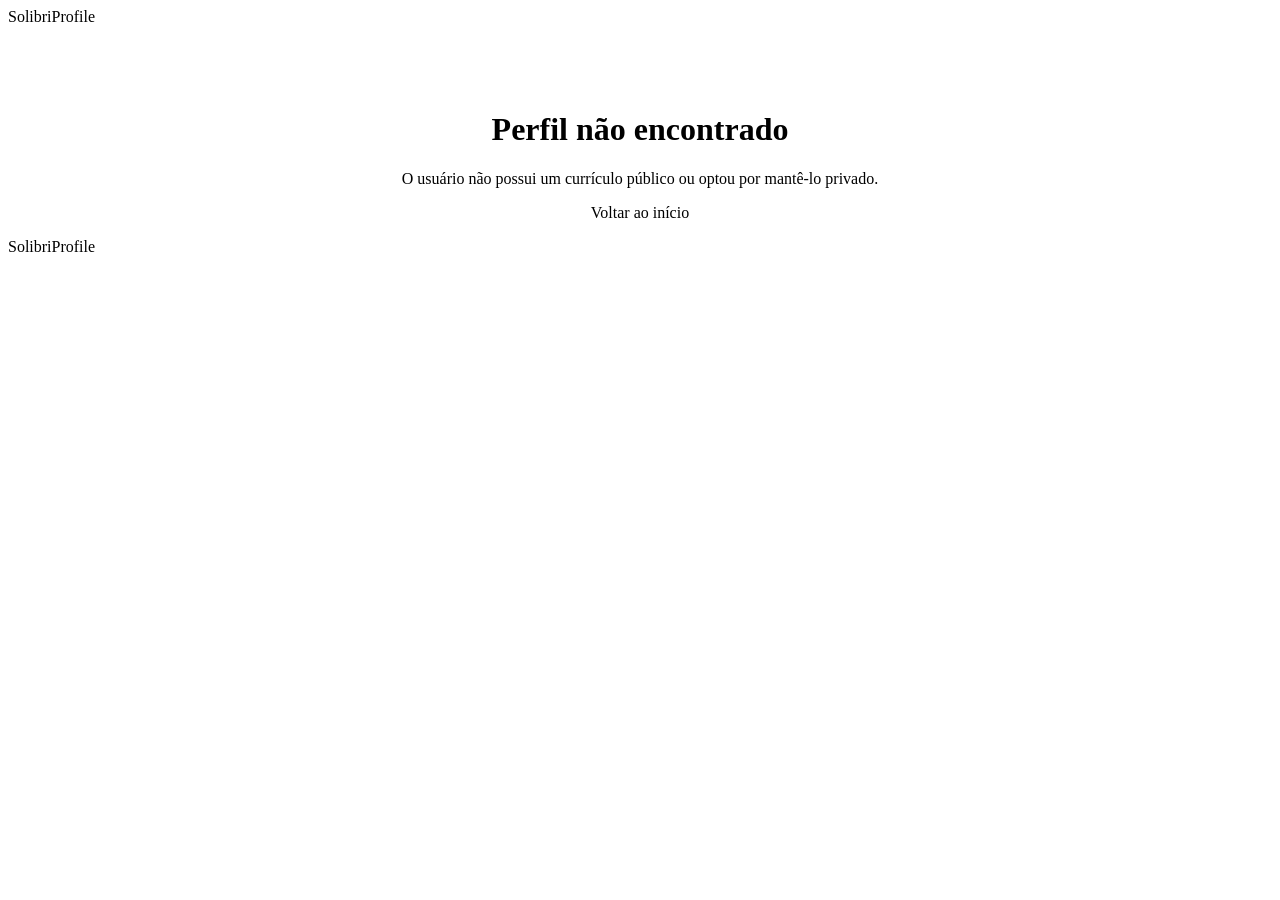
<file: backend/src/main/resources/templates/public-profile-not-found.html>
<!DOCTYPE html>
<html lang="pt-BR" xmlns:th="http://www.thymeleaf.org">
<head>
    <meta charset="UTF-8"/>
    <meta name="viewport" content="width=device-width, initial-scale=1.0"/>
    <title>Perfil não encontrado — SolibriProfile</title>
    <link rel="stylesheet" th:href="@{/css/app.css}"/>
</head>
<body>
<nav class="navbar">
    <div class="nav-inner">
        <a th:href="@{/}" class="nav-brand">Solibri<span>Profile</span></a>
    </div>
</nav>
<main class="page-wrapper" style="text-align:center;padding-top:4rem;">
    <h1 class="page-title">Perfil não encontrado</h1>
    <p class="text-muted mt-1">
        O usuário <strong th:text="${username}"></strong> não possui um currículo público ou optou por mantê-lo privado.
    </p>
    <a th:href="@{/}" class="btn btn-primary mt-2">Voltar ao início</a>
</main>
<footer class="footer">
    <div class="footer-inner">
        <p class="footer-brand">Solibri<span>Profile</span></p>
    </div>
</footer>
</body>
</html>
</file>
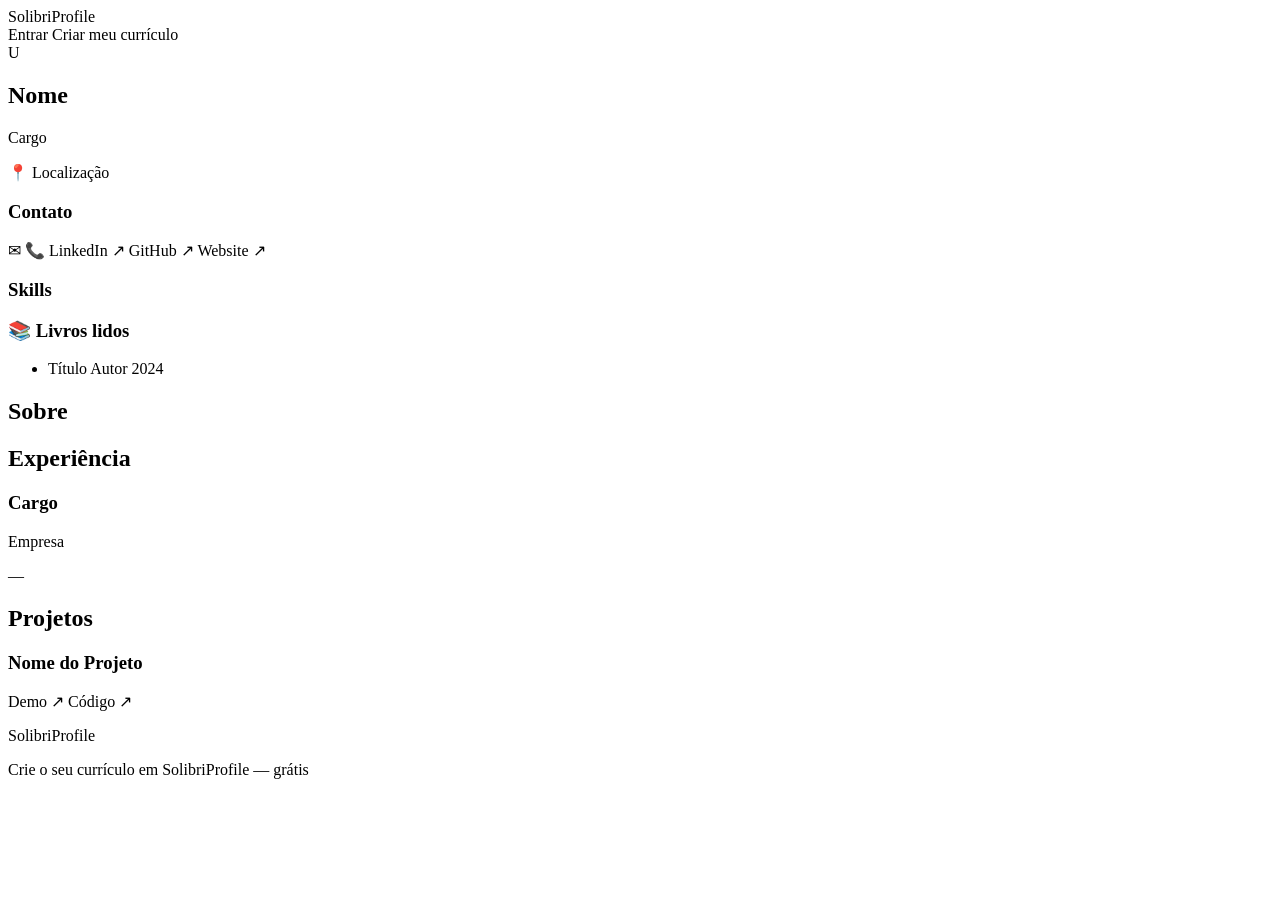
<file: backend/src/main/resources/templates/public-profile.html>
<!DOCTYPE html>
<html lang="pt-BR" xmlns:th="http://www.thymeleaf.org">
<head>
    <meta charset="UTF-8"/>
    <meta name="viewport" content="width=device-width, initial-scale=1.0"/>
    <title th:text="${profile.fullName != null and !#strings.isEmpty(profile.fullName)} ? ${profile.fullName} + ' — SolibriProfile' : ${owner} + ' — SolibriProfile'">
        SolibriProfile
    </title>
    <link rel="stylesheet" th:href="@{/css/app.css}"/>
</head>
<body class="public-cv-body">

<!-- ── Navbar mínima ────────────────────────────────────── -->
<nav class="navbar">
    <div class="nav-inner">
        <a th:href="@{/}" class="nav-brand">Solibri<span>Profile</span></a>
        <div class="nav-actions">
            <a th:href="@{/login}" class="btn btn-ghost btn-sm">Entrar</a>
            <a th:href="@{/register}" class="btn btn-primary btn-sm">Criar meu currículo</a>
        </div>
    </div>
</nav>

<main class="cv-page">
    <div class="cv-layout">

        <!-- ═══════════════ SIDEBAR ═══════════════ -->
        <aside class="cv-sidebar">

            <!-- Avatar + Nome + Cargo + Localização -->
            <div class="cv-sidebar-header">
                <div class="cv-avatar"
                     th:text="${#strings.substring(owner, 0, 1).toUpperCase()}">U</div>
                <h1 class="cv-name"
                    th:text="${profile.fullName != null and !#strings.isEmpty(profile.fullName)} ? ${profile.fullName} : ${owner}">
                    Nome
                </h1>
                <p class="cv-title"
                   th:if="${profile.jobTitle != null and !#strings.isEmpty(profile.jobTitle)}"
                   th:text="${profile.jobTitle}">Cargo</p>
                <p class="cv-location"
                   th:if="${profile.location != null and !#strings.isEmpty(profile.location)}">
                    📍 <span th:text="${profile.location}">Localização</span>
                </p>
            </div>

            <!-- Contatos -->
            <div class="cv-sidebar-section"
                 th:if="${(profile.contactEmail != null and !#strings.isEmpty(profile.contactEmail))
                       or (profile.contactPhone != null and !#strings.isEmpty(profile.contactPhone))
                       or (profile.contactLinkedin != null and !#strings.isEmpty(profile.contactLinkedin))
                       or (profile.contactGithub != null and !#strings.isEmpty(profile.contactGithub))
                       or (profile.contactWebsite != null and !#strings.isEmpty(profile.contactWebsite))}">
                <h3 class="cv-sidebar-title">Contato</h3>
                <div class="cv-contacts">
                    <a th:if="${profile.contactEmail != null and !#strings.isEmpty(profile.contactEmail)}"
                       th:href="'mailto:' + ${profile.contactEmail}" class="cv-contact-link">
                        ✉ <span th:text="${profile.contactEmail}"></span>
                    </a>
                    <a th:if="${profile.contactPhone != null and !#strings.isEmpty(profile.contactPhone)}"
                       th:href="'tel:' + ${profile.contactPhone}" class="cv-contact-link">
                        📞 <span th:text="${profile.contactPhone}"></span>
                    </a>
                    <a th:if="${profile.contactLinkedin != null and !#strings.isEmpty(profile.contactLinkedin)}"
                       th:href="${profile.contactLinkedin}" class="cv-contact-link" target="_blank" rel="noopener">
                        LinkedIn ↗
                    </a>
                    <a th:if="${profile.contactGithub != null and !#strings.isEmpty(profile.contactGithub)}"
                       th:href="${profile.contactGithub}" class="cv-contact-link" target="_blank" rel="noopener">
                        GitHub ↗
                    </a>
                    <a th:if="${profile.contactWebsite != null and !#strings.isEmpty(profile.contactWebsite)}"
                       th:href="${profile.contactWebsite}" class="cv-contact-link" target="_blank" rel="noopener">
                        Website ↗
                    </a>
                </div>
            </div>

            <!-- Skills -->
            <div class="cv-sidebar-section"
                 th:if="${profile.skills != null and !#strings.isEmpty(profile.skills)}">
                <h3 class="cv-sidebar-title">Skills</h3>
                <div class="cv-skills">
                    <span class="skill-tag"
                          th:each="skill : ${#strings.arraySplit(profile.skills, ',')}"
                          th:text="${#strings.trim(skill)}"></span>
                </div>
            </div>

            <!-- Livros lidos -->
            <div class="cv-sidebar-section"
                 th:if="${profile.books != null and !profile.books.empty}">
                <h3 class="cv-sidebar-title">📚 Livros lidos</h3>
                <ul class="cv-book-list">
                    <li class="cv-book-item" th:each="book : ${profile.books}">
                        <span class="cv-book-title" th:text="${book.title}">Título</span>
                        <span class="cv-book-author"
                              th:if="${book.author != null and !#strings.isEmpty(book.author)}"
                              th:text="${book.author}">Autor</span>
                        <span class="cv-book-year text-muted"
                              th:if="${book.year != null and !#strings.isEmpty(book.year)}"
                              th:text="${book.year}">2024</span>
                        <p class="cv-book-review text-muted"
                           th:if="${book.review != null and !#strings.isEmpty(book.review)}"
                           th:text="${book.review}"></p>
                    </li>
                </ul>
            </div>

        </aside>

        <!-- ═══════════════ CONTEÚDO PRINCIPAL ═══════════════ -->
        <section class="cv-main">

            <!-- Sobre -->
            <div class="card mb-2"
                 th:if="${profile.bio != null and !#strings.isEmpty(profile.bio)}">
                <div class="card-header"><h2>Sobre</h2></div>
                <p class="cv-bio" th:text="${profile.bio}"></p>
            </div>

            <!-- Experiência -->
            <div class="card mb-2"
                 th:if="${profile.experiences != null and !profile.experiences.empty}">
                <div class="card-header"><h2>Experiência</h2></div>
                <div class="cv-timeline">
                    <div class="cv-timeline-item" th:each="exp : ${profile.experiences}">
                        <div class="cv-timeline-dot"></div>
                        <div class="cv-timeline-content">
                            <div class="cv-exp-header">
                                <h3 th:text="${exp.role}">Cargo</h3>
                                <span class="cv-company" th:text="${exp.company}">Empresa</span>
                            </div>
                            <p class="cv-period text-muted">
                                <span th:text="${exp.startDate != null and !#strings.isEmpty(exp.startDate)} ? ${exp.startDate} : ''"></span>
                                <span th:if="${exp.startDate != null and !#strings.isEmpty(exp.startDate)}"> — </span>
                                <span th:text="${exp.endDate != null and !#strings.isEmpty(exp.endDate)} ? ${exp.endDate} : 'Atual'"></span>
                            </p>
                            <p class="cv-exp-desc"
                               th:if="${exp.description != null and !#strings.isEmpty(exp.description)}"
                               th:text="${exp.description}"></p>
                        </div>
                    </div>
                </div>
            </div>

            <!-- Projetos -->
            <div class="card mb-2"
                 th:if="${profile.projects != null and !profile.projects.empty}">
                <div class="card-header"><h2>Projetos</h2></div>
                <div class="cv-projects">
                    <div class="cv-project-card" th:each="proj : ${profile.projects}">
                        <div class="cv-project-header">
                            <h3 th:text="${proj.name}">Nome do Projeto</h3>
                            <div class="cv-project-links">
                                <a th:if="${proj.url != null and !#strings.isEmpty(proj.url)}"
                                   th:href="${proj.url}" class="btn btn-ghost btn-sm"
                                   target="_blank" rel="noopener">Demo ↗</a>
                                <a th:if="${proj.repoUrl != null and !#strings.isEmpty(proj.repoUrl)}"
                                   th:href="${proj.repoUrl}" class="btn btn-ghost btn-sm"
                                   target="_blank" rel="noopener">Código ↗</a>
                            </div>
                        </div>
                        <p class="cv-project-desc"
                           th:if="${proj.description != null and !#strings.isEmpty(proj.description)}"
                           th:text="${proj.description}"></p>
                        <div class="cv-skills mt-1"
                             th:if="${proj.technologies != null and !#strings.isEmpty(proj.technologies)}">
                            <span class="skill-tag"
                                  th:each="tech : ${#strings.arraySplit(proj.technologies, ',')}"
                                  th:text="${#strings.trim(tech)}"></span>
                        </div>
                    </div>
                </div>
            </div>

        </section>
    </div><!-- /.cv-layout -->
</main>

<!-- ── Footer ───────────────────────────────────────────── -->
<footer class="footer">
    <div class="footer-inner">
        <p class="footer-brand">Solibri<span>Profile</span></p>
        <p class="footer-copy">
            Crie o seu currículo em
            <a th:href="@{/register}" class="link-primary">SolibriProfile</a> — grátis
        </p>
    </div>
</footer>

</body>
</html>
</file>
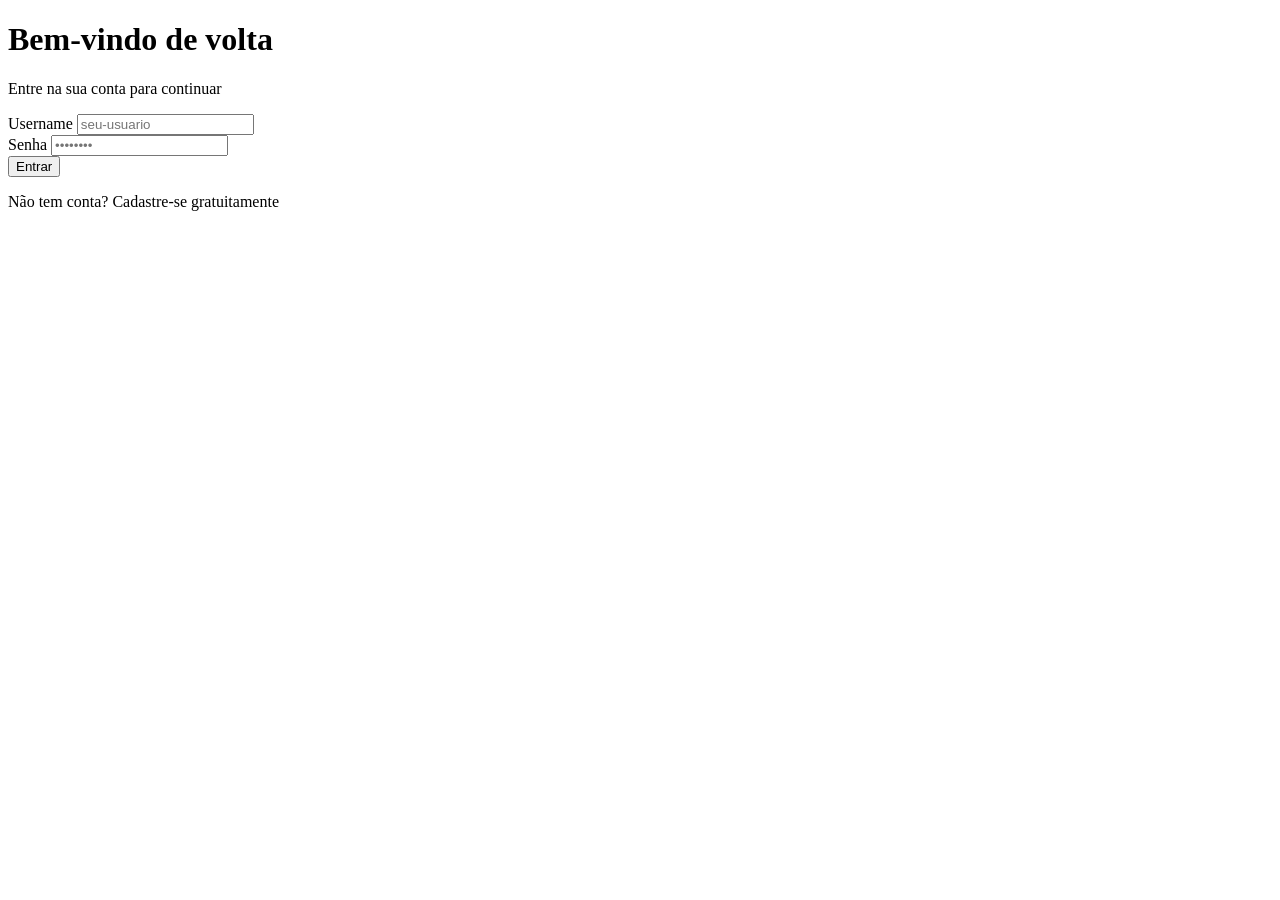
<file: backend/src/main/resources/templates/auth/login.html>
<!DOCTYPE html>
<html lang="pt-BR" xmlns:th="http://www.thymeleaf.org">
<head th:replace="~{fragments/layout :: head('Entrar')}"></head>
<body>

<nav th:replace="~{fragments/layout :: navbar}"></nav>

<main class="auth-page">
    <div class="auth-card">
        <h1>Bem-vindo de volta</h1>
        <p class="subtitle">Entre na sua conta para continuar</p>

        <div th:replace="~{fragments/layout :: flash}"></div>

        <form th:action="@{/auth/login}" method="post">
            <div class="form-group">
                <label class="form-label" for="username">Username</label>
                <input id="username" class="form-input" type="text"
                       name="username" autocomplete="username"
                       placeholder="seu-usuario" required/>
            </div>

            <div class="form-group">
                <label class="form-label" for="password">Senha</label>
                <input id="password" class="form-input" type="password"
                       name="password" autocomplete="current-password"
                       placeholder="••••••••" required/>
            </div>

            <button type="submit" class="btn btn-primary btn-full mt-2">Entrar</button>
        </form>

        <p class="auth-footer mt-2">
            Não tem conta? <a th:href="@{/register}">Cadastre-se gratuitamente</a>
        </p>
    </div>
</main>

<footer th:replace="~{fragments/layout :: footer}"></footer>

</body>
</html>
</file>
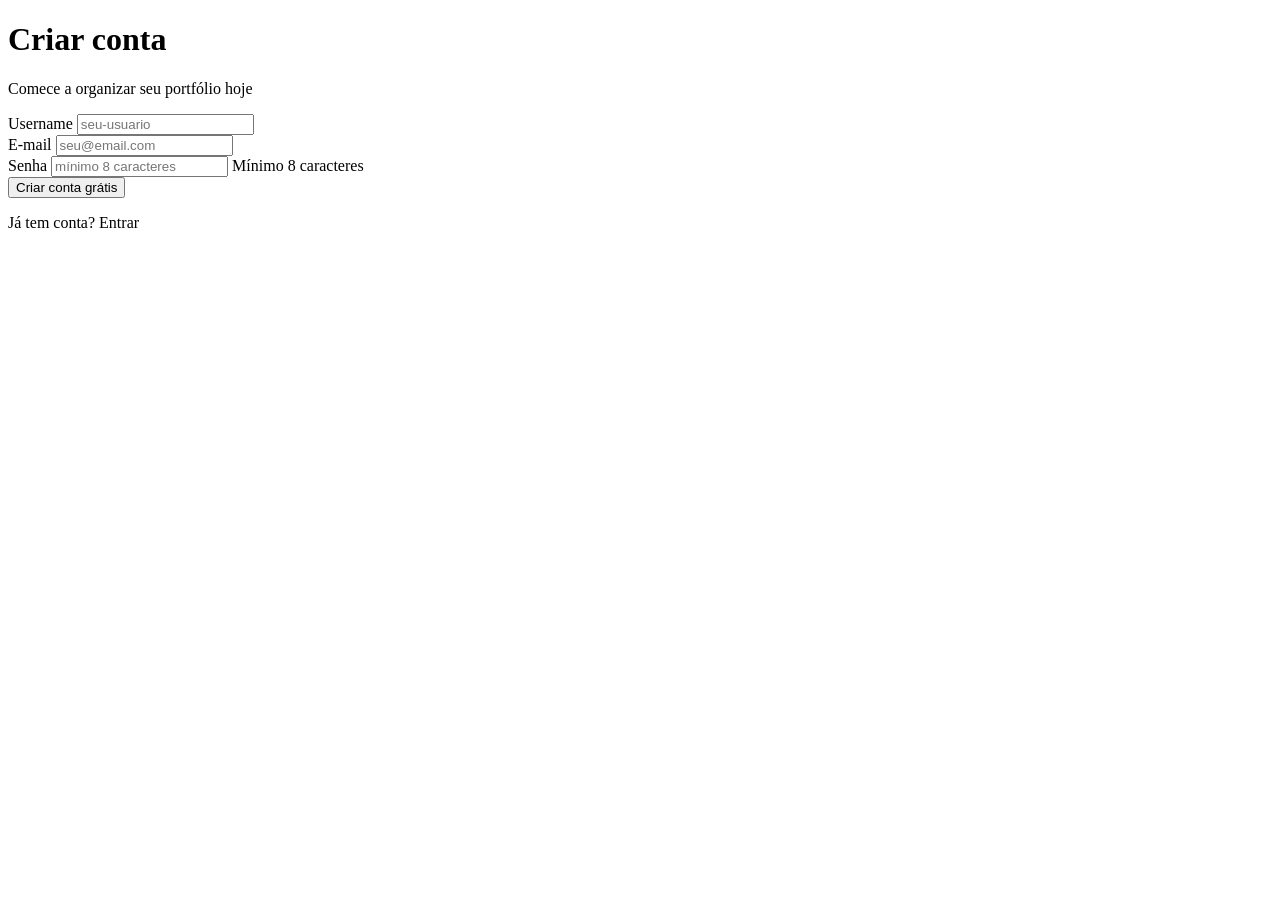
<file: backend/src/main/resources/templates/auth/register.html>
<!DOCTYPE html>
<html lang="pt-BR" xmlns:th="http://www.thymeleaf.org">
<head th:replace="~{fragments/layout :: head('Cadastro')}"></head>
<body>

<nav th:replace="~{fragments/layout :: navbar}"></nav>

<main class="auth-page">
    <div class="auth-card">
        <h1>Criar conta</h1>
        <p class="subtitle">Comece a organizar seu portfólio hoje</p>

        <div th:replace="~{fragments/layout :: flash}"></div>

        <form th:action="@{/auth/register}" method="post" th:object="${registerRequest}">
            <div class="form-group">
                <label class="form-label" for="username">Username</label>
                <input id="username" class="form-input" type="text"
                       th:field="*{username}" autocomplete="username"
                       placeholder="seu-usuario" required/>
            </div>

            <div class="form-group">
                <label class="form-label" for="email">E-mail</label>
                <input id="email" class="form-input" type="email"
                       th:field="*{email}" autocomplete="email"
                       placeholder="seu@email.com" required/>
            </div>

            <div class="form-group">
                <label class="form-label" for="password">Senha</label>
                <input id="password" class="form-input" type="password"
                       th:field="*{password}" autocomplete="new-password"
                       placeholder="mínimo 8 caracteres" required/>
                <span class="form-hint">Mínimo 8 caracteres</span>
            </div>

            <button type="submit" class="btn btn-primary btn-full mt-2">Criar conta grátis</button>
        </form>

        <p class="auth-footer mt-2">
            Já tem conta? <a th:href="@{/login}">Entrar</a>
        </p>
    </div>
</main>

<footer th:replace="~{fragments/layout :: footer}"></footer>

</body>
</html>
</file>
<file: styles.css>
/* ═══════════════════════════════════════
   RESET & BASE
═══════════════════════════════════════ */
*, *::before, *::after { box-sizing: border-box; margin: 0; padding: 0; }

:root {
  --bg: #0a0a0f;
  --bg-2: #111118;
  --bg-card: #16161e;
  --border: rgba(255,255,255,0.07);
  --text: #e8e8f0;
  --text-muted: #888899;
  --accent: #7c3aed;
  --accent-2: #06b6d4;
  --gradient: linear-gradient(135deg, #7c3aed, #06b6d4);
  --radius: 16px;
  --radius-sm: 10px;
  --shadow: 0 8px 32px rgba(0,0,0,0.4);
  --transition: 0.25s cubic-bezier(0.4,0,0.2,1);
  --font: 'Inter', system-ui, sans-serif;
}

html { scroll-behavior: smooth; scroll-padding-top: 80px; }

body {
  font-family: var(--font);
  background: var(--bg);
  color: var(--text);
  line-height: 1.6;
  overflow-x: hidden;
}

a { text-decoration: none; color: inherit; }
ul { list-style: none; }
img { max-width: 100%; display: block; }

/* ═══════════════════════════════════════
   SCROLLBAR
═══════════════════════════════════════ */
::-webkit-scrollbar { width: 6px; }
::-webkit-scrollbar-track { background: var(--bg); }
::-webkit-scrollbar-thumb { background: var(--accent); border-radius: 3px; }

/* ═══════════════════════════════════════
   NAVBAR
═══════════════════════════════════════ */
.navbar {
  position: fixed; top: 0; left: 0; right: 0; z-index: 100;
  padding: 0 24px;
  backdrop-filter: blur(20px);
  background: rgba(10,10,15,0.8);
  border-bottom: 1px solid transparent;
  transition: border-color var(--transition), background var(--transition);
}
.navbar.scrolled {
  border-color: var(--border);
  background: rgba(10,10,15,0.95);
}
.nav-container {
  max-width: 1200px; margin: 0 auto;
  display: flex; align-items: center; justify-content: space-between;
  height: 70px;
}
.nav-logo {
  font-size: 1.5rem; font-weight: 800; letter-spacing: -0.5px;
  background: var(--gradient); -webkit-background-clip: text; -webkit-text-fill-color: transparent;
}
.dot { color: var(--accent-2); -webkit-text-fill-color: var(--accent-2); }
.nav-links {
  display: flex; align-items: center; gap: 8px;
}
.nav-links a {
  padding: 8px 16px; border-radius: var(--radius-sm);
  font-size: 0.9rem; font-weight: 500; color: var(--text-muted);
  transition: color var(--transition), background var(--transition);
}
.nav-links a:hover { color: var(--text); background: rgba(255,255,255,0.05); }
.btn-nav {
  background: var(--gradient) !important;
  color: #fff !important; -webkit-text-fill-color: #fff !important;
  padding: 8px 20px !important;
  font-weight: 600 !important;
}
.hamburger {
  display: none; flex-direction: column; gap: 5px;
  background: none; border: none; cursor: pointer; padding: 4px;
}
.hamburger span {
  display: block; width: 24px; height: 2px;
  background: var(--text); border-radius: 2px;
  transition: var(--transition);
}

/* ═══════════════════════════════════════
   HERO
═══════════════════════════════════════ */
.hero {
  min-height: 100vh;
  display: grid; grid-template-columns: 1fr 1fr; align-items: center;
  gap: 60px; padding: 120px 60px 80px;
  max-width: 1300px; margin: 0 auto;
  position: relative;
}
.hero-bg {
  position: fixed; inset: 0; z-index: 0; pointer-events: none; overflow: hidden;
}
.blob {
  position: absolute; border-radius: 50%; filter: blur(120px); opacity: 0.12;
}
.blob-1 {
  width: 600px; height: 600px; top: -200px; left: -200px;
  background: var(--accent); animation: blobMove 8s ease-in-out infinite alternate;
}
.blob-2 {
  width: 500px; height: 500px; bottom: -100px; right: -100px;
  background: var(--accent-2); animation: blobMove 10s ease-in-out infinite alternate-reverse;
}
@keyframes blobMove {
  0% { transform: translate(0,0) scale(1); }
  100% { transform: translate(40px, 40px) scale(1.1); }
}
.grid-lines {
  position: absolute; inset: 0;
  background-image:
    linear-gradient(rgba(255,255,255,0.02) 1px, transparent 1px),
    linear-gradient(90deg, rgba(255,255,255,0.02) 1px, transparent 1px);
  background-size: 60px 60px;
}
.hero-content, .hero-visual { position: relative; z-index: 1; }

.badge {
  display: inline-flex; align-items: center; gap: 8px;
  background: rgba(124,58,237,0.15); border: 1px solid rgba(124,58,237,0.3);
  padding: 6px 16px; border-radius: 50px;
  font-size: 0.85rem; font-weight: 500; color: #a78bfa;
  margin-bottom: 24px; width: fit-content;
  animation: fadeInUp 0.6s ease both;
}
.hero-title {
  font-size: clamp(2.5rem, 5vw, 4rem);
  font-weight: 800; line-height: 1.1;
  letter-spacing: -2px; margin-bottom: 20px;
  animation: fadeInUp 0.6s 0.1s ease both;
}
.gradient-text {
  background: var(--gradient);
  -webkit-background-clip: text; -webkit-text-fill-color: transparent;
}
.hero-sub {
  color: var(--text-muted); font-size: 1.1rem; line-height: 1.7;
  margin-bottom: 36px;
  animation: fadeInUp 0.6s 0.2s ease both;
}
.hero-actions {
  display: flex; gap: 12px; flex-wrap: wrap;
  margin-bottom: 48px;
  animation: fadeInUp 0.6s 0.3s ease both;
}
.btn-primary {
  padding: 14px 28px; border-radius: var(--radius-sm);
  background: var(--gradient); color: #fff; font-weight: 600; font-size: 0.95rem;
  transition: transform var(--transition), box-shadow var(--transition);
  box-shadow: 0 4px 20px rgba(124,58,237,0.4);
}
.btn-primary:hover { transform: translateY(-2px); box-shadow: 0 8px 30px rgba(124,58,237,0.5); }
.btn-ghost {
  padding: 14px 28px; border-radius: var(--radius-sm);
  border: 1px solid var(--border); color: var(--text); font-weight: 600; font-size: 0.95rem;
  transition: border-color var(--transition), background var(--transition);
}
.btn-ghost:hover { border-color: rgba(255,255,255,0.2); background: rgba(255,255,255,0.05); }

.hero-stats {
  display: flex; align-items: center; gap: 24px;
  animation: fadeInUp 0.6s 0.4s ease both;
}
.stat { display: flex; flex-direction: column; }
.stat strong { font-size: 1.8rem; font-weight: 800; background: var(--gradient); -webkit-background-clip: text; -webkit-text-fill-color: transparent; }
.stat span { font-size: 0.8rem; color: var(--text-muted); }
.stat-divider { width: 1px; height: 40px; background: var(--border); }

/* Code card */
.code-card {
  background: var(--bg-card); border: 1px solid var(--border);
  border-radius: var(--radius); overflow: hidden;
  box-shadow: var(--shadow), 0 0 60px rgba(124,58,237,0.1);
  animation: fadeInRight 0.8s 0.3s ease both;
}
.code-header {
  display: flex; align-items: center; gap: 8px;
  padding: 12px 16px; background: rgba(255,255,255,0.03);
  border-bottom: 1px solid var(--border);
}
.code-header .dot { width: 12px; height: 12px; border-radius: 50%; -webkit-text-fill-color: unset; }
.dot.red { background: #ff5f57; }
.dot.yellow { background: #ffbd2e; }
.dot.green { background: #28ca41; }
.code-file { font-size: 0.8rem; color: var(--text-muted); margin-left: 8px; font-family: monospace; }
.code-body {
  padding: 24px; font-family: 'Fira Code', 'Courier New', monospace;
  font-size: 0.82rem; line-height: 1.7; overflow-x: auto;
}
.kw { color: #c792ea; }
.cls { color: #82aaff; }

/* ═══════════════════════════════════════
   SECTIONS
═══════════════════════════════════════ */
.section { padding: 100px 24px; }
.section-dark { background: var(--bg-2); }
.container { max-width: 1200px; margin: 0 auto; }

.section-label {
  font-size: 0.8rem; font-weight: 600; text-transform: uppercase; letter-spacing: 2px;
  color: var(--accent-2); margin-bottom: 12px;
}
.section-title {
  font-size: clamp(2rem, 4vw, 3rem);
  font-weight: 800; letter-spacing: -1.5px; line-height: 1.1;
  margin-bottom: 20px;
}
.section-title.center { text-align: center; }
.section-sub { color: var(--text-muted); font-size: 1.05rem; margin-bottom: 60px; }
.section-sub.center { text-align: center; }

/* ═══════════════════════════════════════
   SOBRE
═══════════════════════════════════════ */
.sobre-grid {
  display: grid; grid-template-columns: 1fr 1fr; gap: 60px; align-items: start;
  margin-top: 20px;
}
.sobre-text p { color: var(--text-muted); margin-bottom: 16px; line-height: 1.8; }
.sobre-tags { display: flex; flex-wrap: wrap; gap: 8px; margin-top: 24px; }
.tag {
  padding: 6px 14px; background: rgba(124,58,237,0.12); border: 1px solid rgba(124,58,237,0.25);
  border-radius: 50px; font-size: 0.82rem; font-weight: 500; color: #a78bfa;
}
.sobre-card {
  background: var(--bg-card); border: 1px solid var(--border);
  border-radius: var(--radius); padding: 28px; display: flex; flex-direction: column; gap: 20px;
}
.info-row {
  display: flex; align-items: center; gap: 16px;
}
.info-icon { font-size: 1.5rem; width: 44px; height: 44px; display: flex; align-items: center; justify-content: center; background: rgba(255,255,255,0.04); border-radius: 10px; }
.info-row div { display: flex; flex-direction: column; }
.info-row strong { font-size: 0.9rem; font-weight: 600; }
.info-row span { font-size: 0.82rem; color: var(--text-muted); }

/* ═══════════════════════════════════════
   SKILLS
═══════════════════════════════════════ */
.skills-grid {
  display: grid; grid-template-columns: repeat(4, 1fr); gap: 24px;
  margin-top: 20px;
}
.skill-category {
  background: var(--bg-card); border: 1px solid var(--border);
  border-radius: var(--radius); padding: 24px;
  transition: border-color var(--transition), transform var(--transition);
}
.skill-category:hover { border-color: rgba(124,58,237,0.4); transform: translateY(-4px); }
.skill-category h3 { font-size: 0.9rem; font-weight: 700; color: var(--accent-2); text-transform: uppercase; letter-spacing: 1px; margin-bottom: 16px; }
.skill-list { display: flex; flex-direction: column; gap: 10px; }
.skill-item { display: flex; align-items: center; gap: 10px; font-size: 0.9rem; color: var(--text-muted); }
.skill-icon { font-size: 1.1rem; }

/* ═══════════════════════════════════════
   PROJETOS
═══════════════════════════════════════ */
.projects-grid {
  display: grid; grid-template-columns: repeat(2, 1fr); gap: 24px;
  margin-top: 20px;
}
.project-card {
  background: var(--bg-card); border: 1px solid var(--border);
  border-radius: var(--radius); padding: 32px; position: relative;
  transition: border-color var(--transition), transform var(--transition), box-shadow var(--transition);
}
.project-card:hover {
  border-color: rgba(124,58,237,0.4); transform: translateY(-4px);
  box-shadow: 0 20px 40px rgba(0,0,0,0.3);
}
.project-card.featured {
  border-color: rgba(124,58,237,0.35);
  background: linear-gradient(135deg, rgba(124,58,237,0.08), var(--bg-card));
}
.project-tag {
  position: absolute; top: 20px; right: 20px;
  font-size: 0.75rem; font-weight: 600; color: #a78bfa;
  background: rgba(124,58,237,0.15); border: 1px solid rgba(124,58,237,0.3);
  padding: 4px 10px; border-radius: 50px;
}
.project-icon { font-size: 2.5rem; margin-bottom: 16px; }
.project-card h3 { font-size: 1.3rem; font-weight: 700; margin-bottom: 10px; }
.project-card p { color: var(--text-muted); font-size: 0.9rem; line-height: 1.7; margin-bottom: 20px; }
.project-tech { display: flex; flex-wrap: wrap; gap: 8px; margin-bottom: 24px; }
.project-tech span {
  font-size: 0.78rem; font-weight: 500;
  padding: 4px 10px; border-radius: 6px;
  background: rgba(6,182,212,0.1); border: 1px solid rgba(6,182,212,0.2); color: #67e8f9;
}
.project-links { display: flex; gap: 12px; }
.btn-project {
  padding: 10px 20px; background: var(--gradient);
  color: #fff; font-size: 0.85rem; font-weight: 600; border-radius: var(--radius-sm);
  transition: transform var(--transition), box-shadow var(--transition);
}
.btn-project:hover { transform: translateY(-2px); box-shadow: 0 4px 16px rgba(124,58,237,0.4); }
.btn-project-ghost {
  padding: 10px 20px; border: 1px solid var(--border);
  color: var(--text-muted); font-size: 0.85rem; font-weight: 600; border-radius: var(--radius-sm);
  transition: border-color var(--transition), color var(--transition);
}
.btn-project-ghost:hover { border-color: rgba(255,255,255,0.2); color: var(--text); }

/* ═══════════════════════════════════════
   PLANOS
═══════════════════════════════════════ */
.plans-grid {
  display: grid; grid-template-columns: repeat(3, 1fr); gap: 24px;
  margin-top: 20px; align-items: center;
}
.plan-card {
  background: var(--bg-card); border: 1px solid var(--border);
  border-radius: var(--radius); padding: 36px;
  transition: border-color var(--transition), transform var(--transition);
  position: relative;
}
.plan-card:hover { border-color: rgba(124,58,237,0.35); transform: translateY(-4px); }
.plan-card.popular {
  border-color: rgba(124,58,237,0.5);
  background: linear-gradient(135deg, rgba(124,58,237,0.1), var(--bg-card));
  transform: scale(1.04);
}
.plan-card.popular:hover { transform: scale(1.04) translateY(-4px); }
.plan-badge {
  display: inline-block; background: var(--gradient);
  color: #fff; font-size: 0.75rem; font-weight: 700;
  padding: 4px 12px; border-radius: 50px; margin-bottom: 16px;
}
.plan-name { font-size: 1.2rem; font-weight: 700; margin-bottom: 12px; }
.plan-price {
  font-size: 0.9rem; color: var(--text-muted); margin-bottom: 28px;
}
.plan-price strong { font-size: 2.5rem; font-weight: 800; color: var(--text); }
.plan-features { display: flex; flex-direction: column; gap: 12px; margin-bottom: 36px; }
.plan-features li { font-size: 0.9rem; color: var(--text-muted); }
.btn-plan {
  display: block; text-align: center; padding: 14px;
  border: 1px solid var(--border); border-radius: var(--radius-sm);
  font-weight: 600; font-size: 0.9rem; transition: border-color var(--transition), background var(--transition);
}
.btn-plan:hover { border-color: rgba(124,58,237,0.5); background: rgba(124,58,237,0.08); }
.btn-plan-primary {
  display: block; text-align: center; padding: 14px;
  background: var(--gradient); color: #fff;
  border-radius: var(--radius-sm); font-weight: 600; font-size: 0.9rem;
  box-shadow: 0 4px 20px rgba(124,58,237,0.4);
  transition: transform var(--transition), box-shadow var(--transition);
}
.btn-plan-primary:hover { transform: translateY(-2px); box-shadow: 0 8px 30px rgba(124,58,237,0.5); }

/* ═══════════════════════════════════════
   CONTATO
═══════════════════════════════════════ */
.contact-grid {
  display: grid; grid-template-columns: 1fr 2fr; gap: 60px; align-items: start;
}
.contact-info { display: flex; flex-direction: column; gap: 16px; }
.contact-link {
  display: flex; align-items: center; gap: 16px;
  background: var(--bg-card); border: 1px solid var(--border);
  padding: 16px 20px; border-radius: var(--radius-sm);
  transition: border-color var(--transition), transform var(--transition);
}
.contact-link:hover { border-color: rgba(124,58,237,0.4); transform: translateX(4px); }
.contact-icon { font-size: 1.4rem; }
.contact-link div { display: flex; flex-direction: column; }
.contact-link strong { font-size: 0.9rem; }
.contact-link span { font-size: 0.8rem; color: var(--text-muted); }

/* Form */
.contact-form { display: flex; flex-direction: column; gap: 20px; }
.form-row { display: grid; grid-template-columns: 1fr 1fr; gap: 16px; }
.form-group { display: flex; flex-direction: column; gap: 8px; }
.form-group label { font-size: 0.85rem; font-weight: 500; color: var(--text-muted); }
.form-group input,
.form-group select,
.form-group textarea {
  background: var(--bg-card); border: 1px solid var(--border);
  border-radius: var(--radius-sm); padding: 12px 16px;
  color: var(--text); font-family: var(--font); font-size: 0.9rem;
  transition: border-color var(--transition), box-shadow var(--transition);
  outline: none;
}
.form-group select { cursor: pointer; }
.form-group input:focus,
.form-group select:focus,
.form-group textarea:focus {
  border-color: var(--accent);
  box-shadow: 0 0 0 3px rgba(124,58,237,0.15);
}
.form-group textarea { resize: vertical; min-height: 120px; }
.btn-submit {
  display: flex; align-items: center; justify-content: center; gap: 8px;
  padding: 16px 32px; background: var(--gradient);
  color: #fff; font-weight: 600; font-size: 1rem;
  border: none; border-radius: var(--radius-sm); cursor: pointer;
  transition: transform var(--transition), box-shadow var(--transition);
  box-shadow: 0 4px 20px rgba(124,58,237,0.4);
}
.btn-submit:hover { transform: translateY(-2px); box-shadow: 0 8px 30px rgba(124,58,237,0.5); }
.btn-submit.loading { opacity: 0.7; pointer-events: none; }
.btn-arrow { font-size: 1.1rem; transition: transform var(--transition); }
.btn-submit:hover .btn-arrow { transform: translateX(4px); }
.form-success {
  display: none; padding: 14px 20px;
  background: rgba(34,197,94,0.1); border: 1px solid rgba(34,197,94,0.3);
  border-radius: var(--radius-sm); color: #86efac; font-size: 0.9rem;
}
.form-success.show { display: block; animation: fadeInUp 0.3s ease; }

/* ═══════════════════════════════════════
   FOOTER
═══════════════════════════════════════ */
.footer {
  border-top: 1px solid var(--border);
  padding: 40px 24px;
}
.footer-content {
  max-width: 1200px; margin: 0 auto;
  display: flex; align-items: center; justify-content: space-between;
  flex-wrap: wrap; gap: 16px;
}
.footer-content p { color: var(--text-muted); font-size: 0.85rem; }
.footer-links { display: flex; gap: 24px; }
.footer-links a { font-size: 0.85rem; color: var(--text-muted); transition: color var(--transition); }
.footer-links a:hover { color: var(--text); }

/* ═══════════════════════════════════════
   ANIMATIONS
═══════════════════════════════════════ */
@keyframes fadeInUp {
  from { opacity: 0; transform: translateY(20px); }
  to { opacity: 1; transform: translateY(0); }
}
@keyframes fadeInRight {
  from { opacity: 0; transform: translateX(30px); }
  to { opacity: 1; transform: translateX(0); }
}

/* Scroll reveal */
.reveal {
  opacity: 0; transform: translateY(30px);
  transition: opacity 0.6s ease, transform 0.6s ease;
}
.reveal.visible { opacity: 1; transform: none; }

/* ═══════════════════════════════════════
   RESPONSIVE
═══════════════════════════════════════ */
@media (max-width: 1024px) {
  .skills-grid { grid-template-columns: repeat(2, 1fr); }
}

@media (max-width: 768px) {
  .hero {
    grid-template-columns: 1fr; padding: 100px 24px 60px;
    text-align: center;
  }
  .hero-actions { justify-content: center; }
  .hero-stats { justify-content: center; }
  .hero-visual { display: none; }
  .sobre-grid { grid-template-columns: 1fr; }
  .skills-grid { grid-template-columns: repeat(2, 1fr); }
  .projects-grid { grid-template-columns: 1fr; }
  .plans-grid { grid-template-columns: 1fr; }
  .plan-card.popular { transform: none; }
  .contact-grid { grid-template-columns: 1fr; }
  .form-row { grid-template-columns: 1fr; }
  .footer-content { flex-direction: column; text-align: center; }

  .nav-links { display: none; flex-direction: column; gap: 4px; position: absolute; top: 70px; left: 0; right: 0; background: rgba(10,10,15,0.98); padding: 16px; border-bottom: 1px solid var(--border); }
  .nav-links.open { display: flex; }
  .hamburger { display: flex; }
}

@media (max-width: 480px) {
  .skills-grid { grid-template-columns: 1fr; }
  .hero-title { letter-spacing: -1px; }
}
</file>
